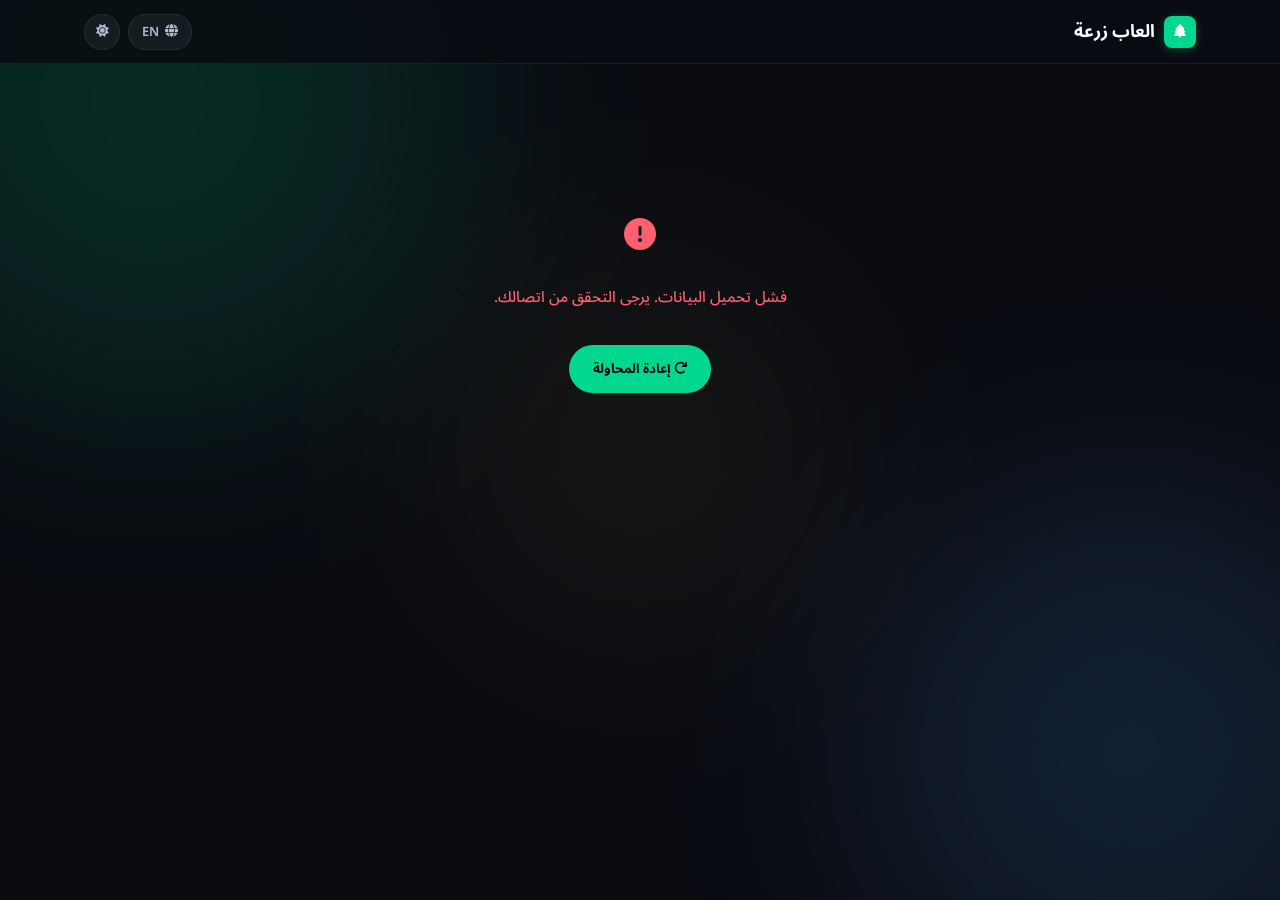
<file: index.html>
<!DOCTYPE html>
<html lang="ar" dir="rtl" data-theme="dark">
<head>
  <meta charset="UTF-8">
  <meta name="viewport" content="width=device-width, initial-scale=1.0">

  <!-- Anti-FOUC: apply stored theme/lang before first paint -->
  <script>!function(){var t=localStorage.getItem("theme")||"dark",l=localStorage.getItem("lang")||"ar";document.documentElement.dataset.theme=t;document.documentElement.lang=l;document.documentElement.dir=l==="ar"?"rtl":"ltr"}()</script>

  <!-- Primary SEO -->
  <title>زرعة - مجتمع الألعاب | ألعاب وتطبيقات أندرويد</title>
  <meta name="description" content="زرعة هو مجتمع ألعاب عربي يجمع اللاعبين، اكتشف ألعاب أندرويد جديدة وتجارب ممتعة.">
  <meta name="keywords" content="زرعة, مجتمع الألعاب, ألعاب أندرويد, العاب عربية, Android games, mobile games">
  <meta name="author" content="Zar3a Games">
  <meta name="robots" content="index, follow">
  <link rel="canonical" href="http://www.zar3agames.blog/">
  <meta name="theme-color" content="#00e5a0">
  <meta name="googlebot" content="index, follow, max-image-preview:large, max-snippet:-1">

  <!-- Open Graph -->
  <meta property="og:type" content="website">
  <meta property="og:title" content="زرعة - مجتمع الألعاب | ألعاب أندرويد">
  <meta property="og:description" content="اكتشف ألعاب أندرويد جديدة وانضم إلى مجتمع اللاعبين العرب.">
  <meta property="og:url" content="http://www.zar3agames.blog/">
  <meta property="og:image" content="https://play-lh.googleusercontent.com/pNow08B-tGLjTP5-t552vPSFDWVgnlCKg_xu9DVJ7JqqFkMPwho0TT_nPm5tYp3jNxM=w3840-h2160-rw">
  <meta property="og:image:width" content="1200">
  <meta property="og:image:height" content="630">
  <meta property="og:site_name" content="زرعة">

  <!-- Twitter -->
  <meta name="twitter:card" content="summary_large_image"> 
  <meta name="twitter:title" content="زرعة - مجتمع الألعاب">
  <meta name="twitter:description" content="مجتمع ألعاب عربي لاكتشاف أفضل ألعاب وتطبيقات أندرويد.">
  <meta name="twitter:image" content="https://play-lh.googleusercontent.com/pNow08B-tGLjTP5-t552vPSFDWVgnlCKg_xu9DVJ7JqqFkMPwho0TT_nPm5tYp3jNxM=w3840-h2160-rw">

  <!-- Favicon -->
  <link rel="icon" type="image/png" sizes="32x32" href="favicon.png">

  <!-- Performance -->
  <link rel="preconnect" href="https://fonts.googleapis.com">
  <link rel="preconnect" href="https://fonts.gstatic.com" crossorigin>

  <!-- Fonts -->
  <link href="https://fonts.googleapis.com/css2?family=Noto+Sans+Arabic:wght@300;400;500;600;700;800&family=Noto+Sans:wght@300;400;500;600;700;800&display=swap" rel="stylesheet">

  <!-- Icons (FA 6.5) -->
  <link rel="stylesheet" href="https://cdnjs.cloudflare.com/ajax/libs/font-awesome/6.5.0/css/all.min.css">

  <!-- Styles -->
  <link rel="stylesheet" href="styles.css">

  <!-- Schema.org -->
  <script type="application/ld+json">
  {"@context":"https://schema.org","@type":"WebSite","name":"زرعة","url":"http://www.zar3agames.blog/","author":{"@type":"Organization","name":"Zar3a Games"}}
  </script>
</head>
<body>

  <!-- Ambient decoration -->
  <div class="bg-ambient" aria-hidden="true">
    <div class="orb orb-1"></div>
    <div class="orb orb-2"></div>
    <div class="orb orb-3"></div>
  </div>

  <!-- Top bar -->
  <header class="topbar">
    <div class="topbar-inner">

      <a href="#" class="brand">
        <div class="brand-icon"><i class="fa-solid fa-tree"></i></div>
        <span id="brandName"></span>
      </a>

      <div class="topbar-end">
        <nav class="topbar-nav" id="topbarNav"></nav>
        <div class="topbar-controls">
          <button class="ctrl-btn" id="langToggle" aria-label="Switch language">
            <i class="fas fa-globe"></i>
            <span id="langLabel"></span>
          </button>
          <button class="ctrl-btn" id="themeToggle" aria-label="Toggle theme">
            <i id="themeIcon" class="fas fa-moon"></i>
          </button>
        </div>
      </div>

    </div>
  </header>

  <!-- Main content -->
  <main class="portfolio" id="portfolioContainer"></main>

  <!-- Footer -->
  <footer class="footer" id="portfolioFooter" style="display: none;"></footer>

  <!-- Modal -->
  <div class="modal-overlay" id="modalOverlay" role="dialog" aria-modal="true">
    <div class="modal">
      <button class="modal-close" id="modalClose" aria-label="Close">
        <i class="fas fa-xmark"></i>
      </button>
      <div class="modal-body" id="modalBody"></div>
    </div>
  </div>

  <script src="script.js"></script>
</body>
</html>
</file>
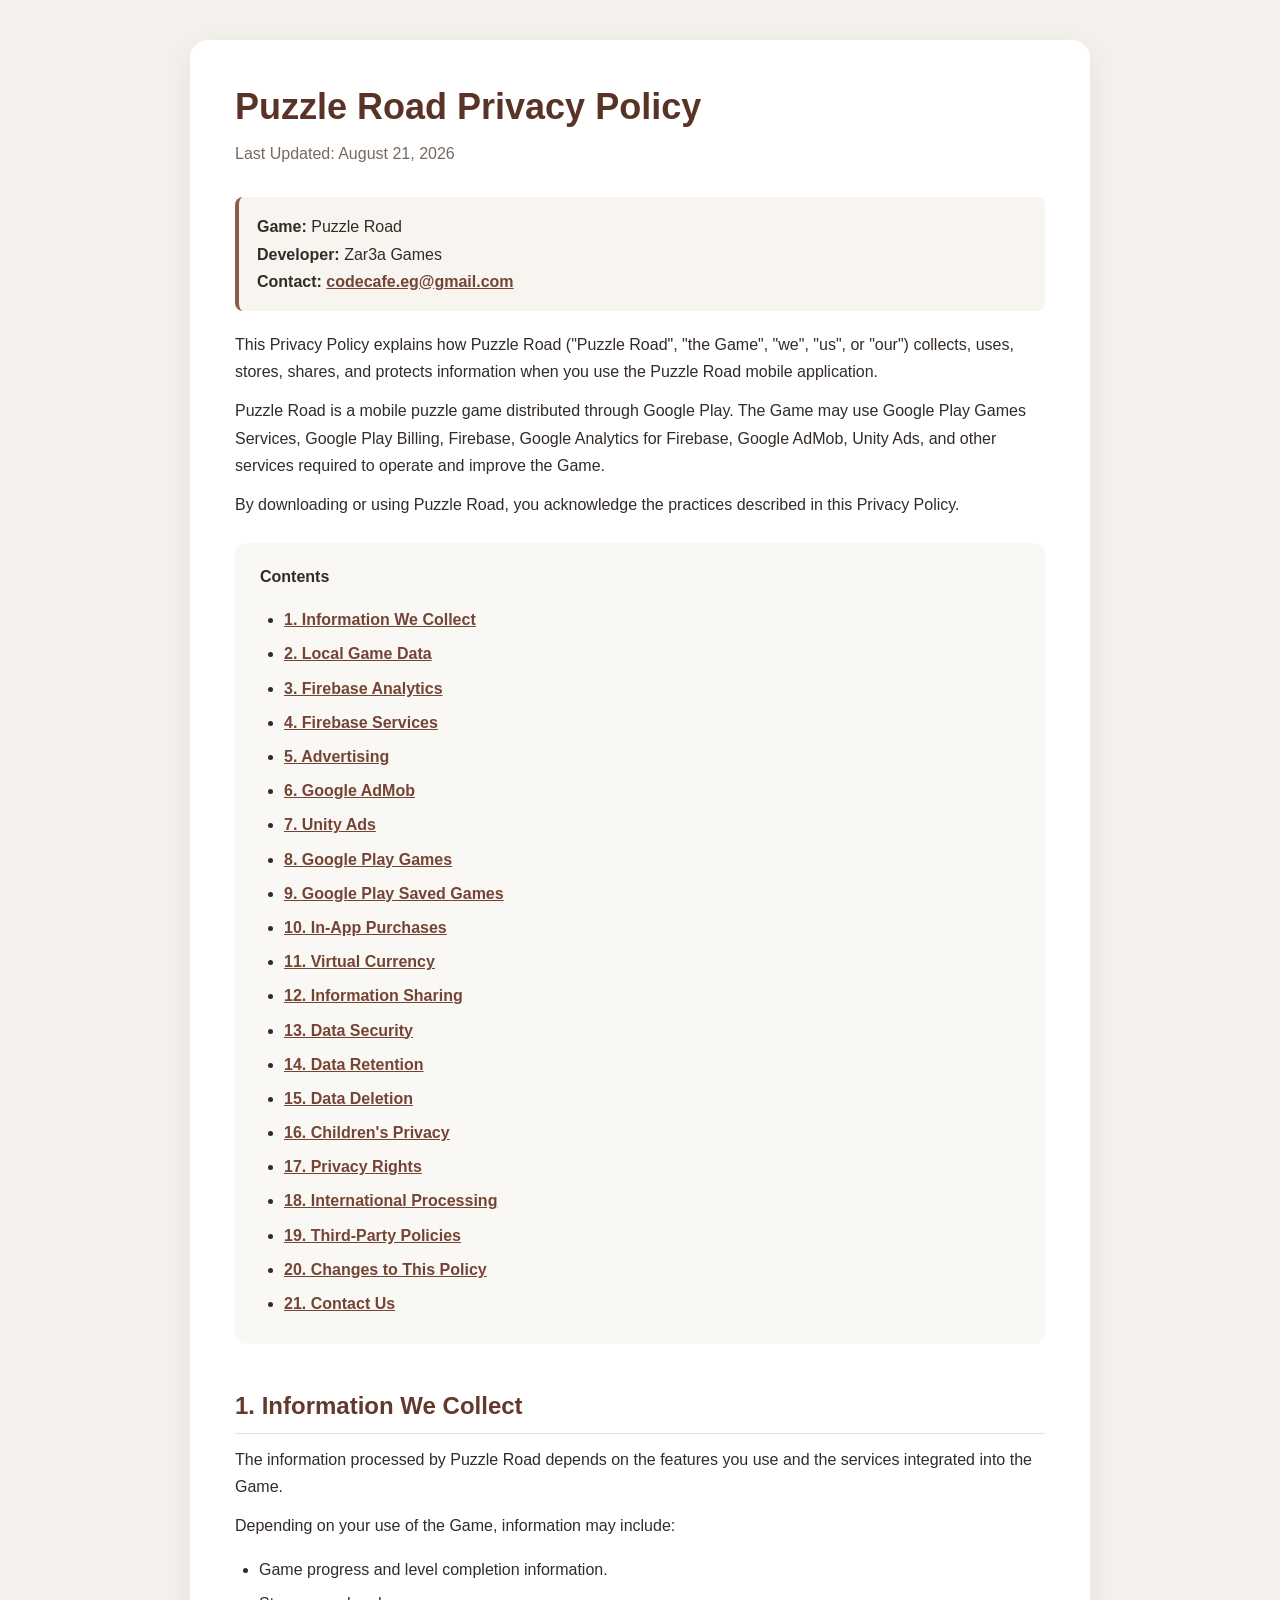
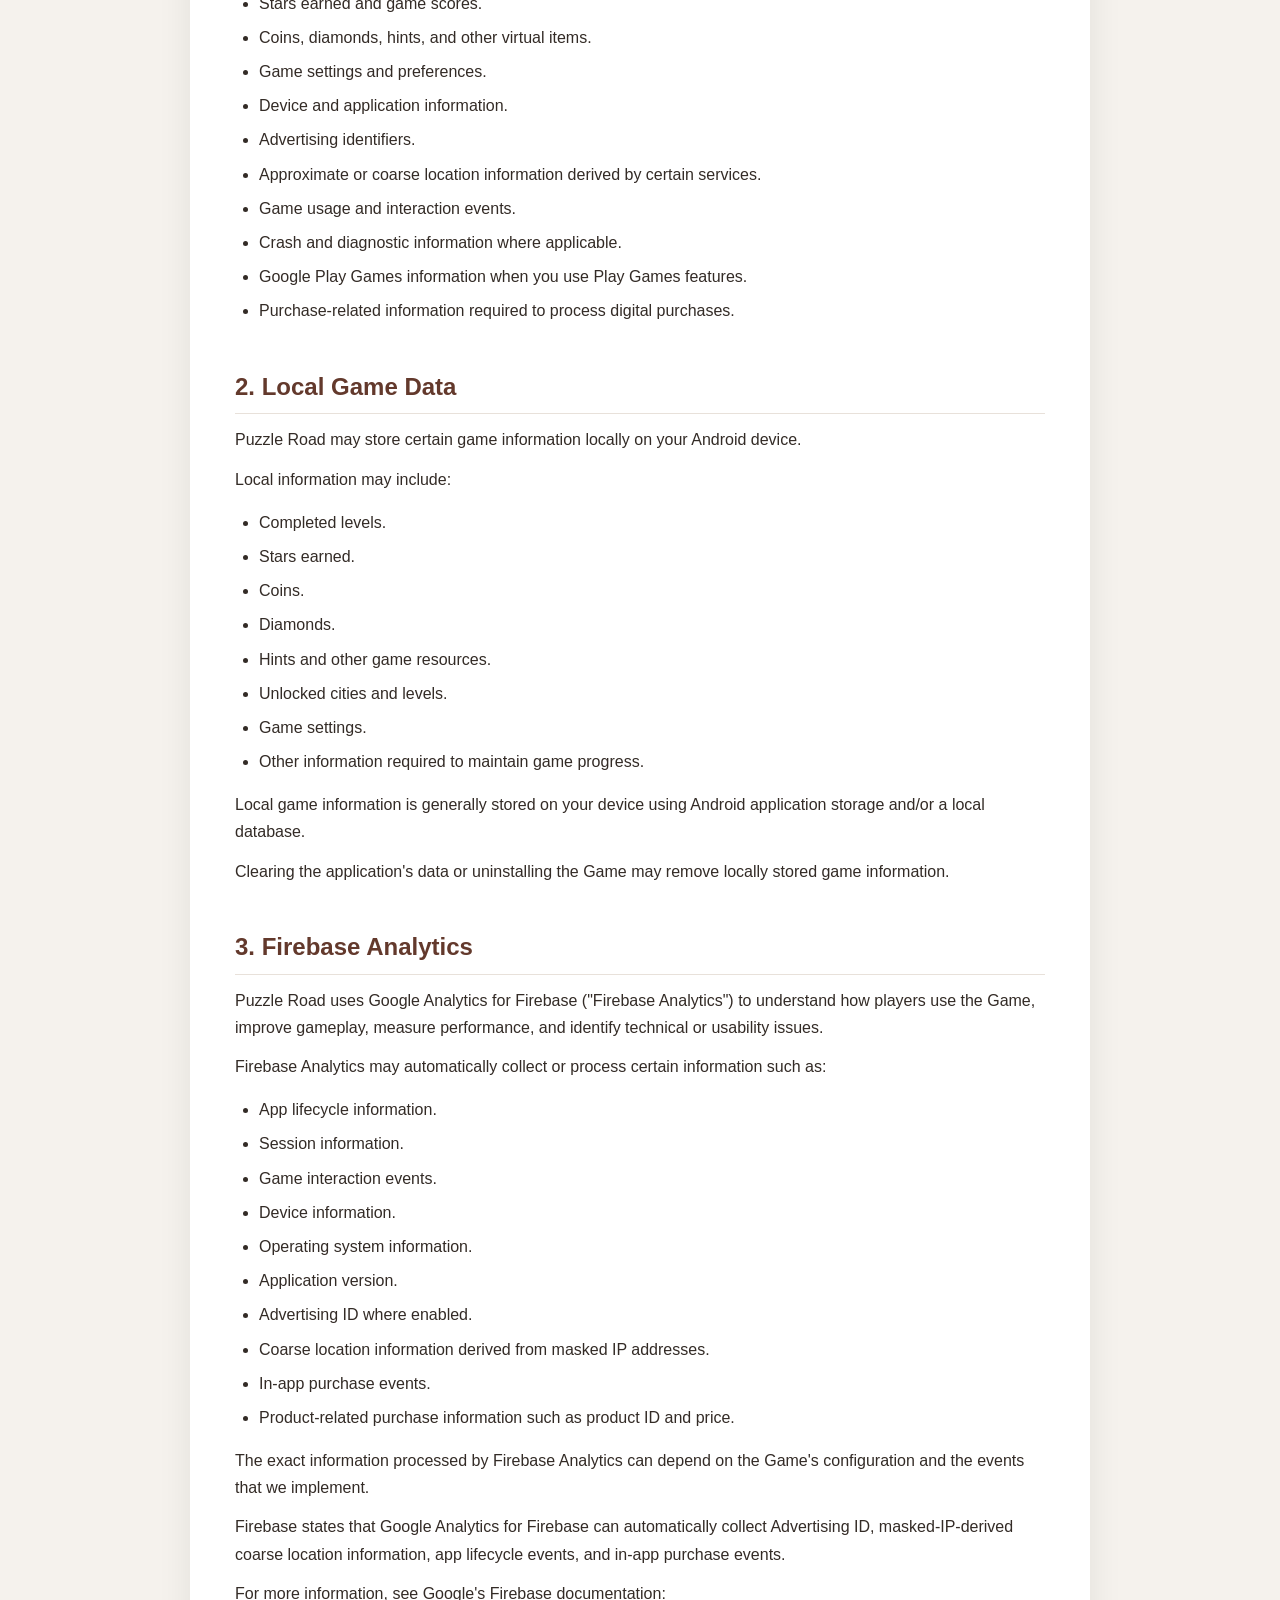
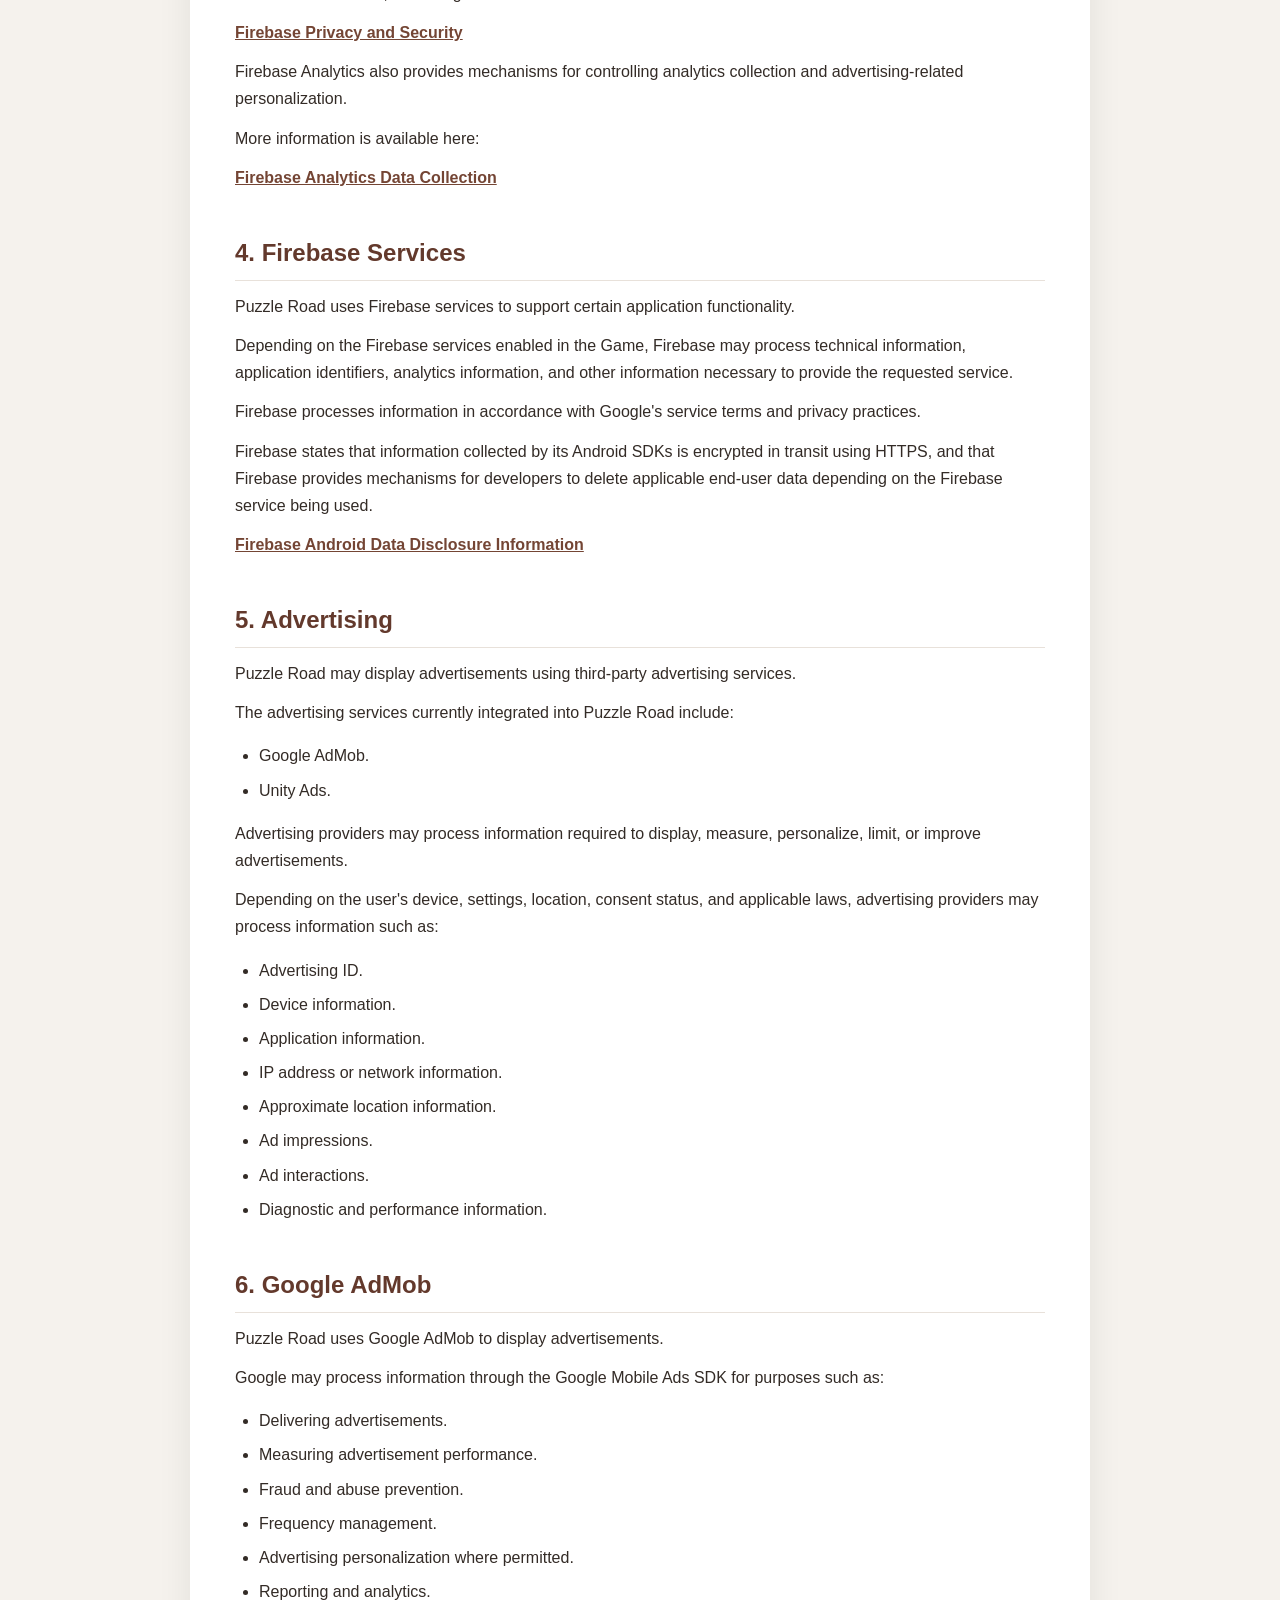
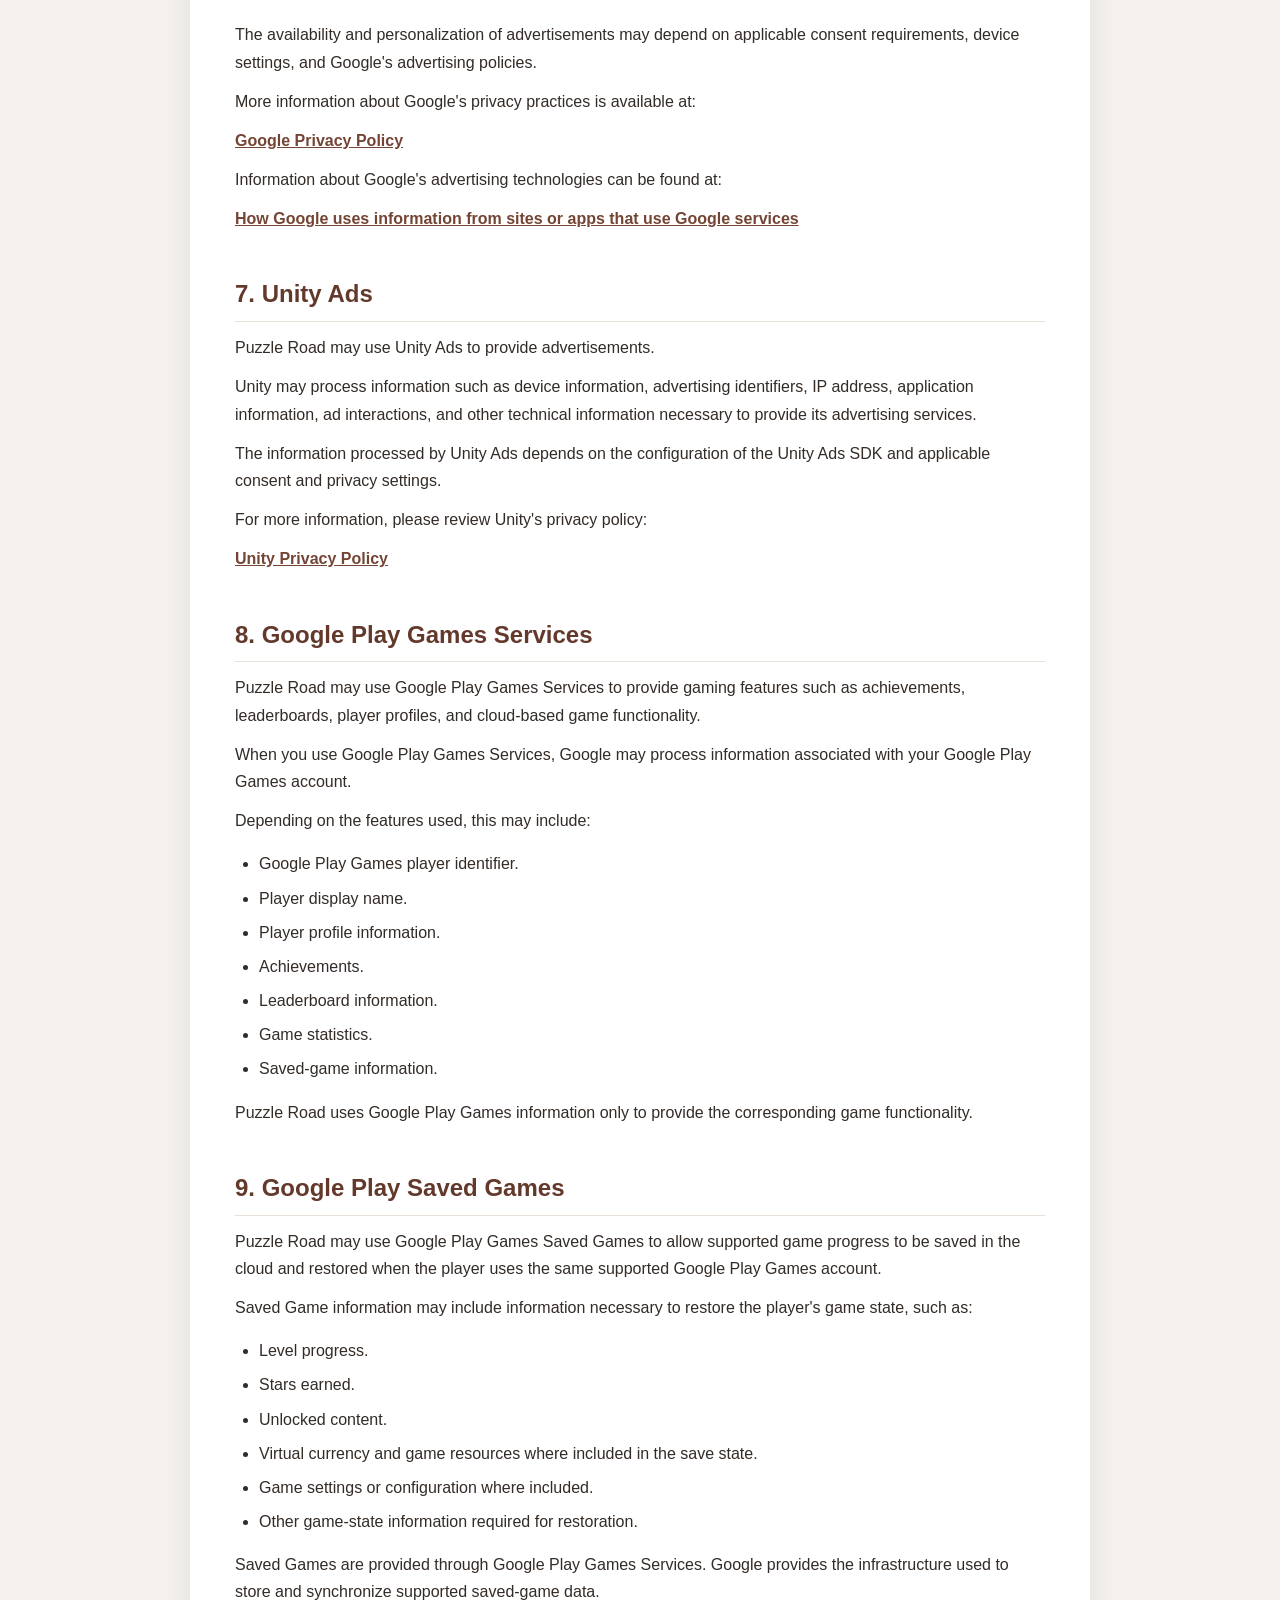
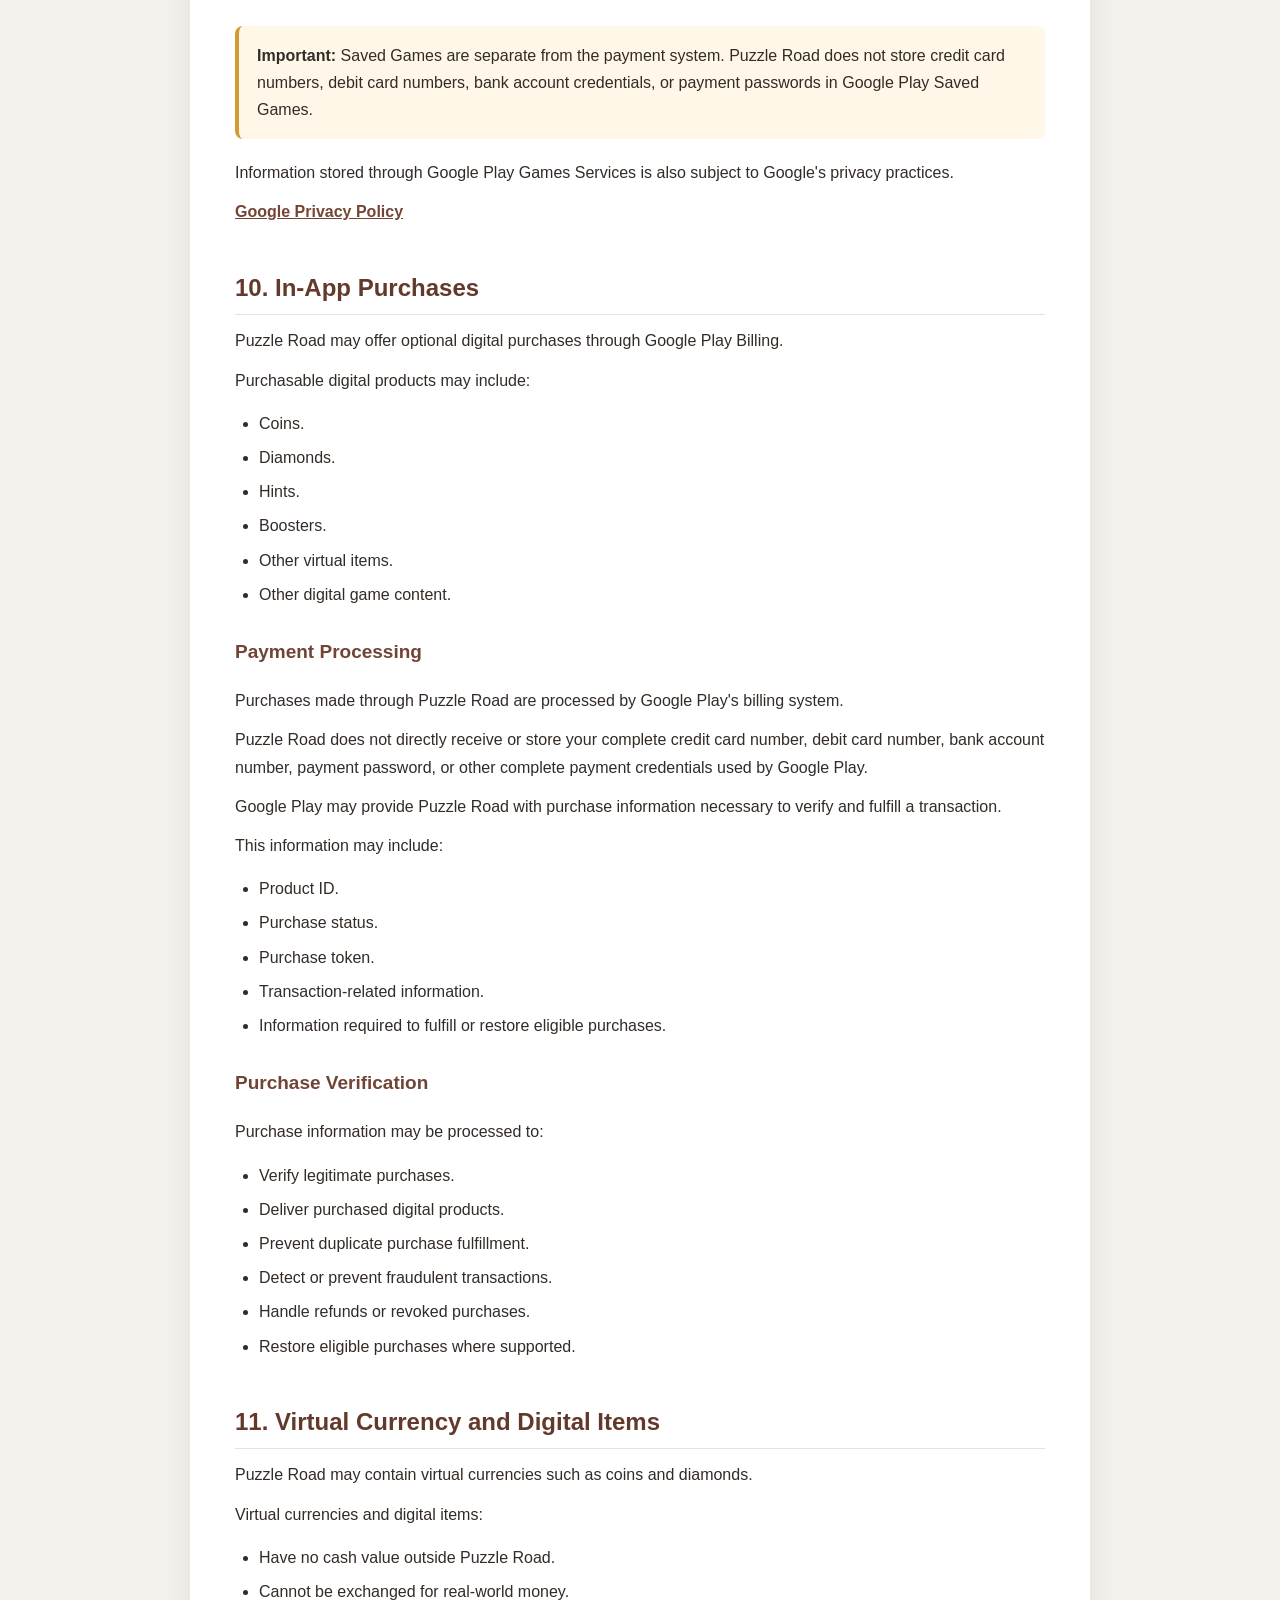
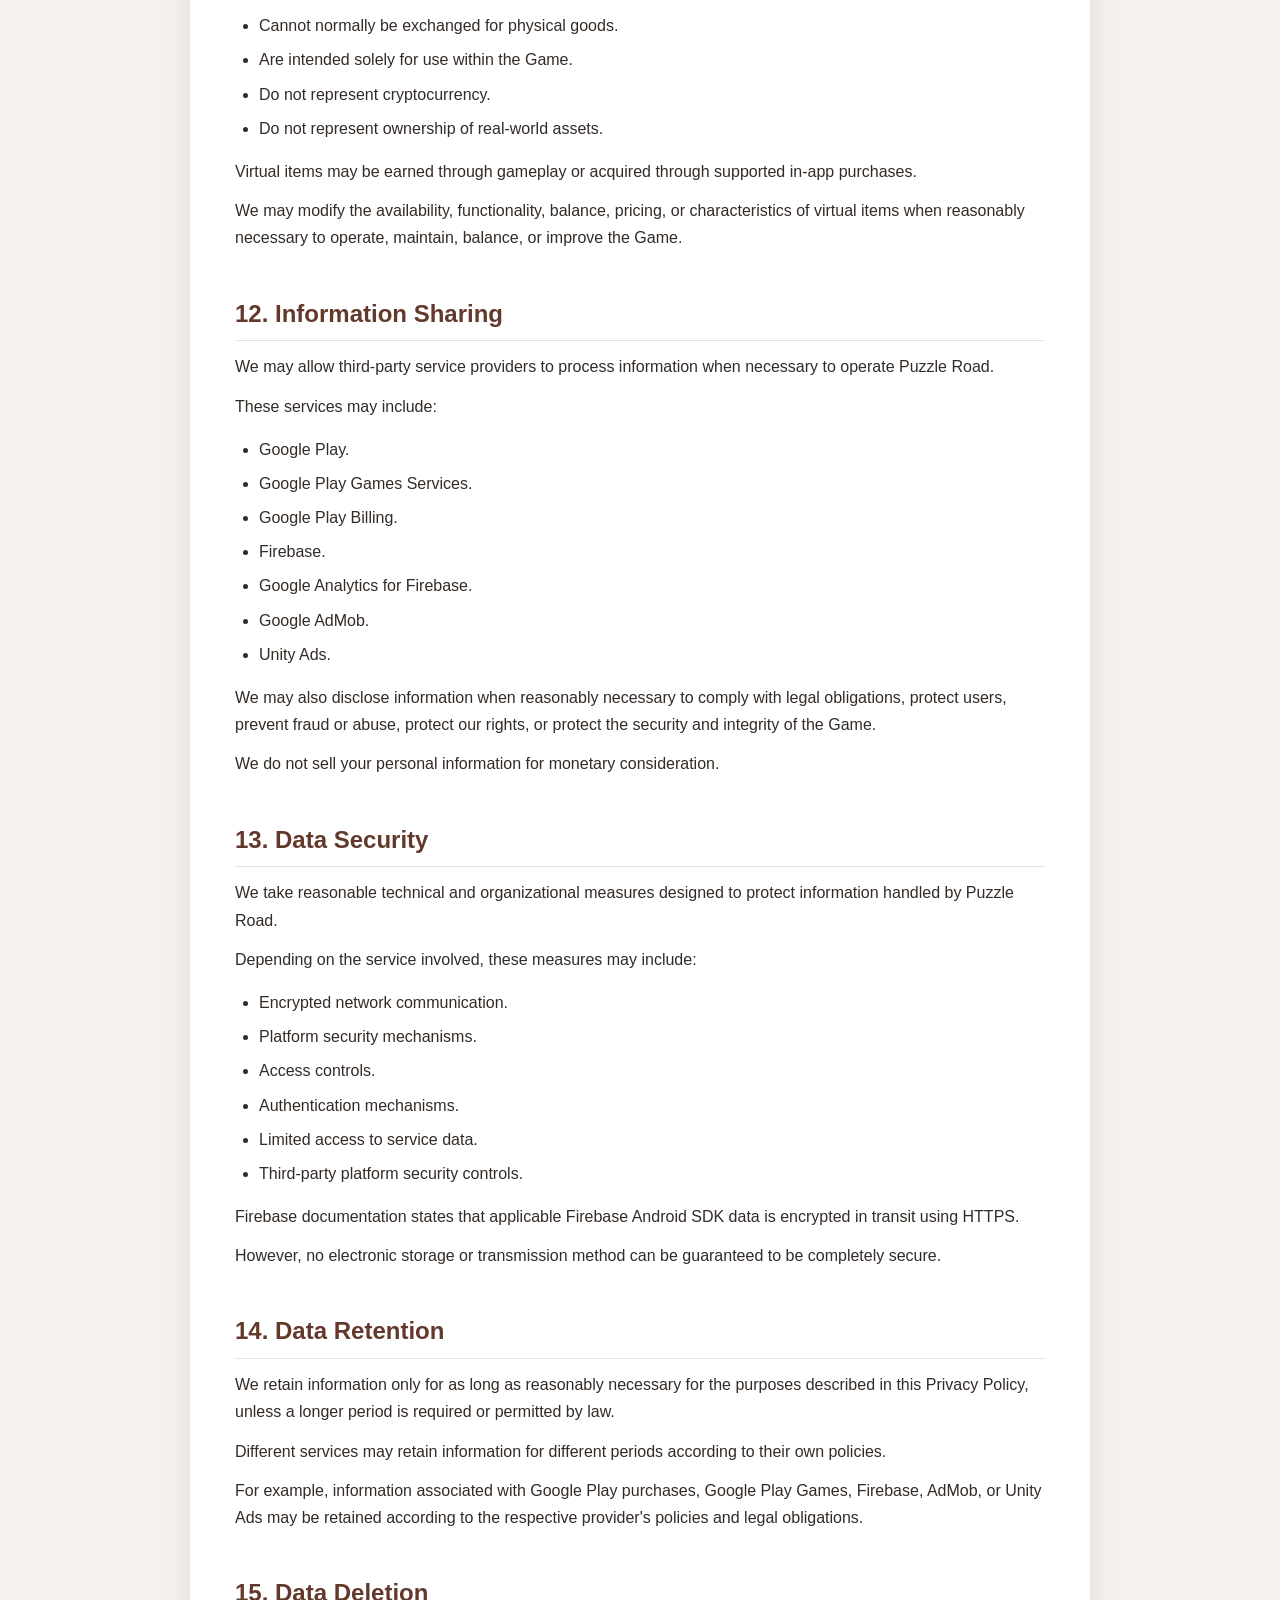
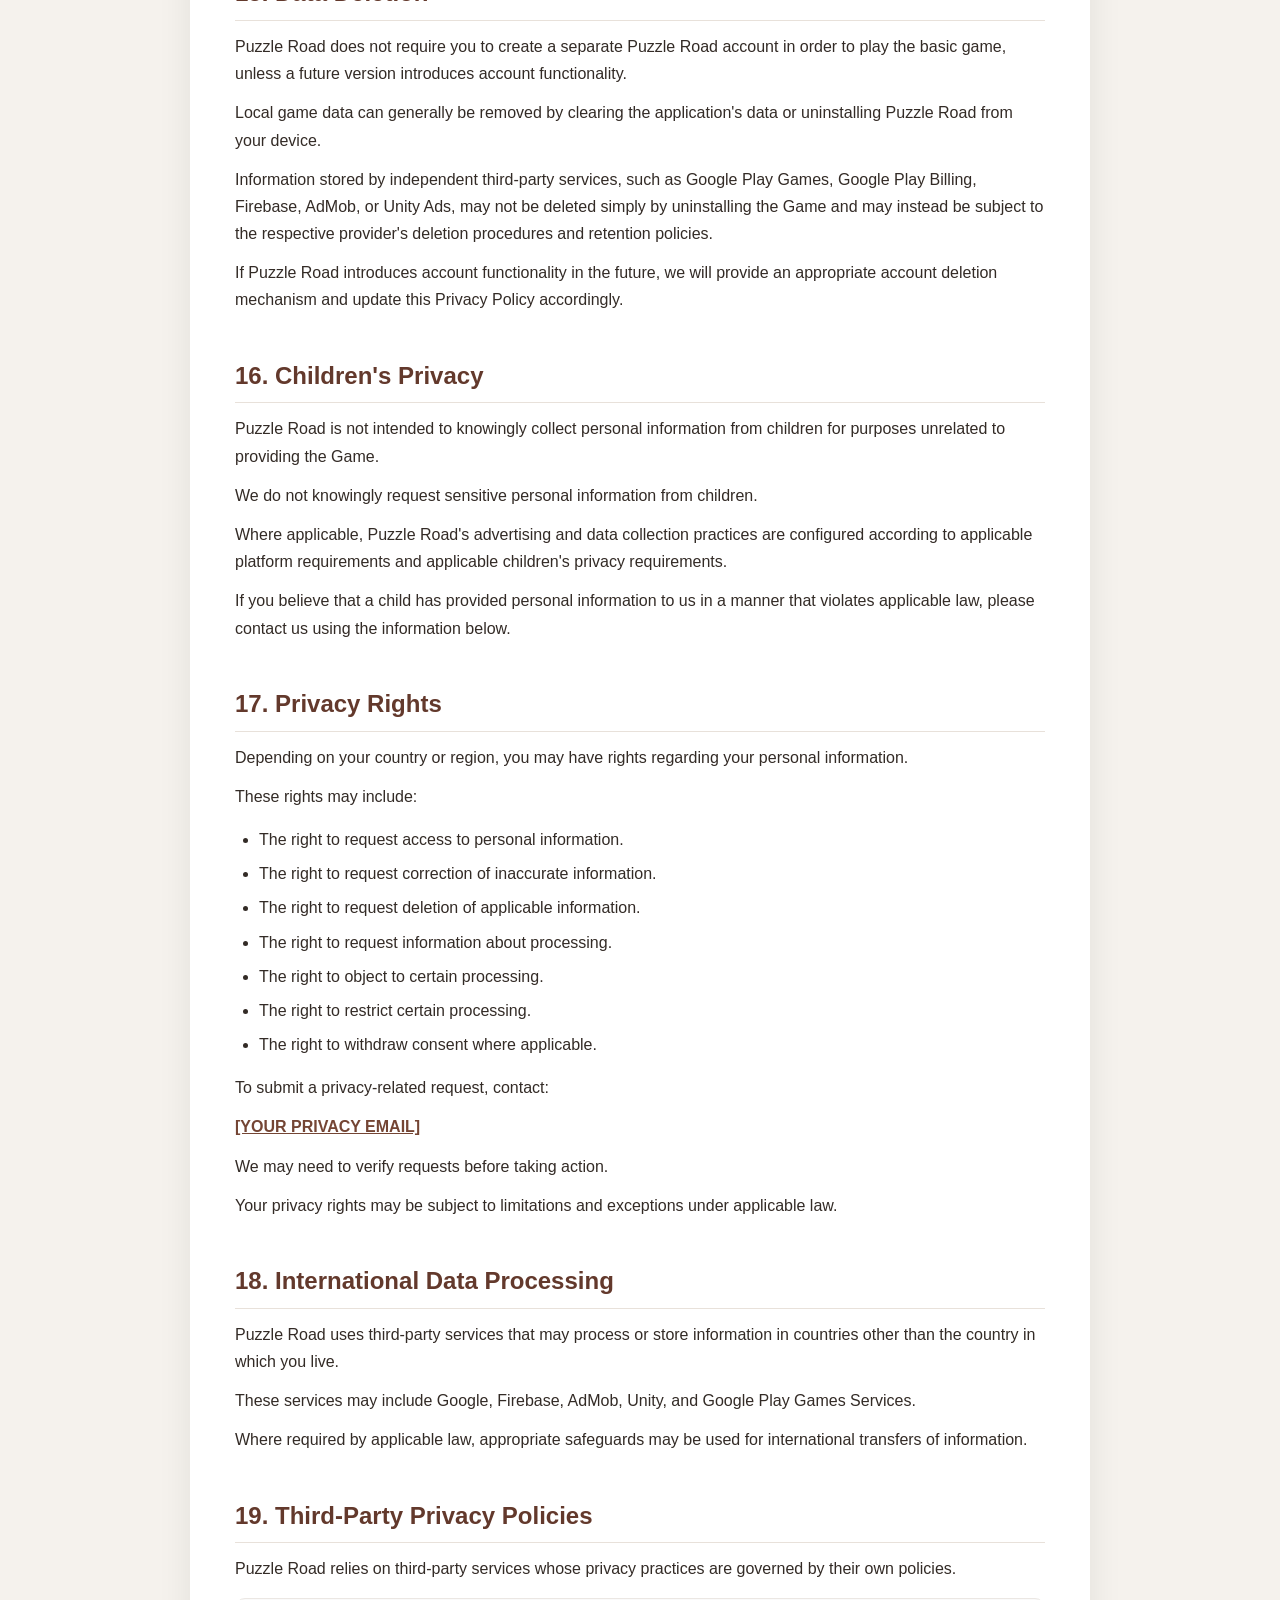
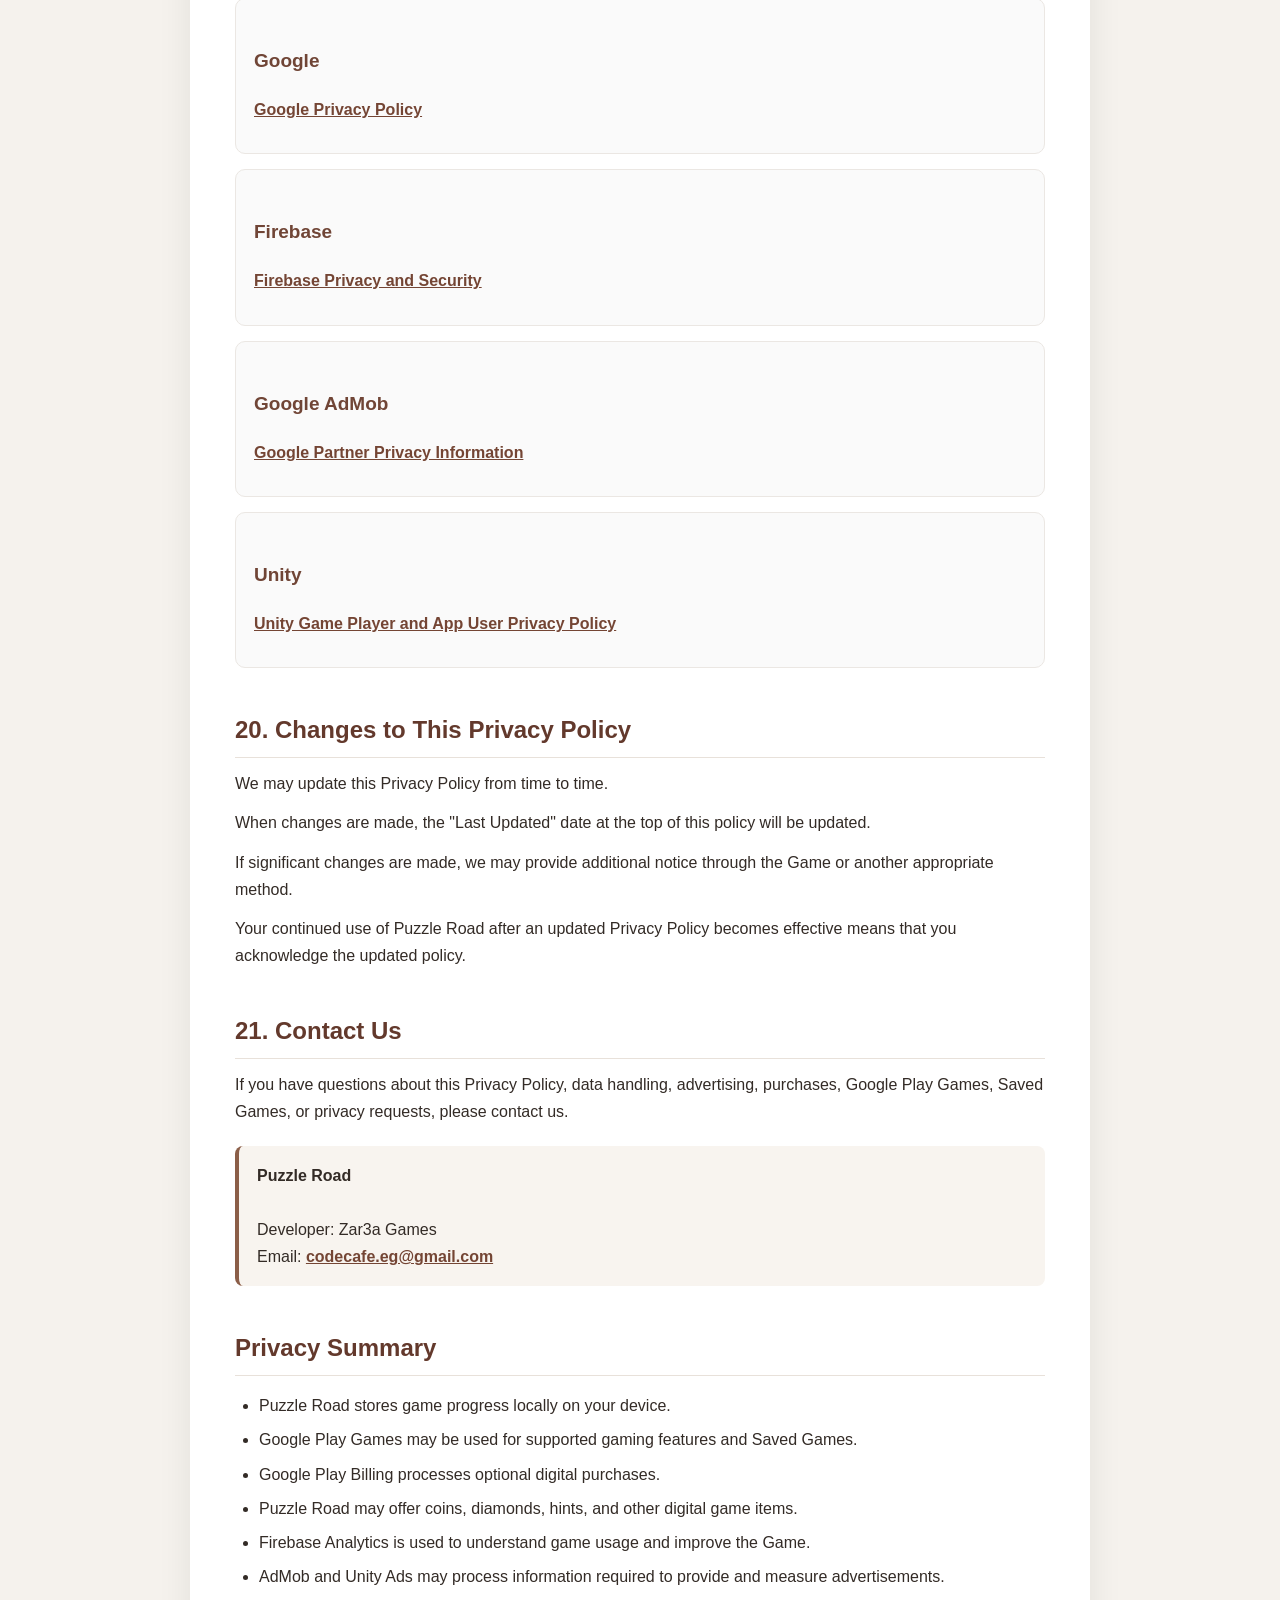
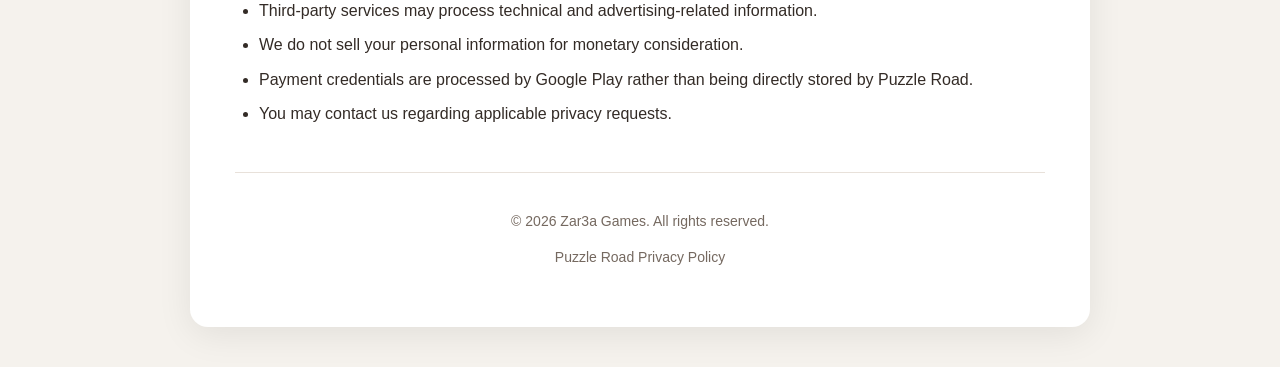
<file: privacy_policy.html>
<!DOCTYPE html>
<html lang="en">
<head>
    <meta charset="UTF-8">

    <meta name="viewport"
          content="width=device-width, initial-scale=1.0">

    <meta name="description"
          content="Privacy Policy for Puzzle Road mobile game.">

    <meta name="robots" content="index, follow">

    <title>Puzzle Road - Privacy Policy</title>

    <style>
        * {
            box-sizing: border-box;
        }

        html {
            scroll-behavior: smooth;
        }

        body {
            margin: 0;
            padding: 0;
            background: #f5f2ed;
            color: #332b26;
            font-family:
                -apple-system,
                BlinkMacSystemFont,
                "Segoe UI",
                Roboto,
                Arial,
                sans-serif;
            line-height: 1.7;
        }

        .container {
            width: min(900px, calc(100% - 32px));
            margin: 40px auto;
        }

        .policy {
            background: #ffffff;
            border-radius: 18px;
            padding: 45px;
            box-shadow: 0 8px 35px rgba(0, 0, 0, 0.08);
        }

        h1 {
            margin-top: 0;
            margin-bottom: 8px;
            color: #5a3327;
            font-size: 36px;
            line-height: 1.2;
        }

        h2 {
            margin-top: 42px;
            margin-bottom: 12px;
            padding-bottom: 6px;
            border-bottom: 1px solid #e8e1da;
            color: #63392c;
            font-size: 24px;
        }

        h3 {
            margin-top: 28px;
            color: #704536;
            font-size: 19px;
        }

        p {
            margin: 12px 0;
        }

        ul {
            padding-left: 24px;
        }

        li {
            margin: 7px 0;
        }

        .subtitle {
            color: #756960;
            margin-bottom: 30px;
        }

        .info-box {
            background: #f8f4ef;
            border-left: 4px solid #8b5e48;
            border-radius: 8px;
            padding: 16px 18px;
            margin: 20px 0;
        }

        .important {
            background: #fff8e8;
            border-left: 4px solid #d19a35;
            border-radius: 8px;
            padding: 16px 18px;
            margin: 20px 0;
        }

        .service {
            background: #fafafa;
            border: 1px solid #ebe7e3;
            border-radius: 10px;
            padding: 18px;
            margin: 15px 0;
        }

        a {
            color: #744534;
            font-weight: 600;
        }

        .footer {
            margin-top: 45px;
            padding-top: 25px;
            border-top: 1px solid #e8e1da;
            color: #756960;
            font-size: 14px;
            text-align: center;
        }

        .toc {
            background: #faf8f5;
            border-radius: 12px;
            padding: 20px 25px;
            margin: 25px 0;
        }

        .toc ul {
            margin-bottom: 0;
        }

        @media (max-width: 650px) {
            .container {
                width: calc(100% - 18px);
                margin: 10px auto;
            }

            .policy {
                padding: 25px 20px;
                border-radius: 12px;
            }

            h1 {
                font-size: 30px;
            }

            h2 {
                font-size: 22px;
            }
        }
    </style>
</head>

<body>

<div class="container">

    <main class="policy">

        <h1>Puzzle Road Privacy Policy</h1>

        <p class="subtitle">
            Last Updated: August 21, 2026
        </p>

        <div class="info-box">
            <strong>Game:</strong> Puzzle Road<br>
            <strong>Developer:</strong> Zar3a Games<br>
            <strong>Contact:</strong>
            <a href="mailto:codecafe.eg@gmail.com">
                codecafe.eg@gmail.com
            </a>
        </div>

        <p>
            This Privacy Policy explains how Puzzle Road ("Puzzle Road",
            "the Game", "we", "us", or "our") collects, uses, stores,
            shares, and protects information when you use the Puzzle Road
            mobile application.
        </p>

        <p>
            Puzzle Road is a mobile puzzle game distributed through
            Google Play. The Game may use Google Play Games Services,
            Google Play Billing, Firebase, Google Analytics for Firebase,
            Google AdMob, Unity Ads, and other services required to
            operate and improve the Game.
        </p>

        <p>
            By downloading or using Puzzle Road, you acknowledge the
            practices described in this Privacy Policy.
        </p>


        <!-- TABLE OF CONTENTS -->

        <div class="toc">
            <strong>Contents</strong>

            <ul>
                <li><a href="#information">1. Information We Collect</a></li>
                <li><a href="#local-data">2. Local Game Data</a></li>
                <li><a href="#analytics">3. Firebase Analytics</a></li>
                <li><a href="#firebase">4. Firebase Services</a></li>
                <li><a href="#ads">5. Advertising</a></li>
                <li><a href="#admob">6. Google AdMob</a></li>
                <li><a href="#unity-ads">7. Unity Ads</a></li>
                <li><a href="#play-games">8. Google Play Games</a></li>
                <li><a href="#saved-games">9. Google Play Saved Games</a></li>
                <li><a href="#purchases">10. In-App Purchases</a></li>
                <li><a href="#virtual-items">11. Virtual Currency</a></li>
                <li><a href="#sharing">12. Information Sharing</a></li>
                <li><a href="#security">13. Data Security</a></li>
                <li><a href="#retention">14. Data Retention</a></li>
                <li><a href="#deletion">15. Data Deletion</a></li>
                <li><a href="#children">16. Children's Privacy</a></li>
                <li><a href="#rights">17. Privacy Rights</a></li>
                <li><a href="#international">18. International Processing</a></li>
                <li><a href="#third-party">19. Third-Party Policies</a></li>
                <li><a href="#changes">20. Changes to This Policy</a></li>
                <li><a href="#contact">21. Contact Us</a></li>
            </ul>
        </div>


        <!-- 1 -->

        <h2 id="information">
            1. Information We Collect
        </h2>

        <p>
            The information processed by Puzzle Road depends on the
            features you use and the services integrated into the Game.
        </p>

        <p>
            Depending on your use of the Game, information may include:
        </p>

        <ul>
            <li>Game progress and level completion information.</li>
            <li>Stars earned and game scores.</li>
            <li>Coins, diamonds, hints, and other virtual items.</li>
            <li>Game settings and preferences.</li>
            <li>Device and application information.</li>
            <li>Advertising identifiers.</li>
            <li>Approximate or coarse location information derived by certain services.</li>
            <li>Game usage and interaction events.</li>
            <li>Crash and diagnostic information where applicable.</li>
            <li>Google Play Games information when you use Play Games features.</li>
            <li>Purchase-related information required to process digital purchases.</li>
        </ul>


        <!-- 2 -->

        <h2 id="local-data">
            2. Local Game Data
        </h2>

        <p>
            Puzzle Road may store certain game information locally on
            your Android device.
        </p>

        <p>
            Local information may include:
        </p>

        <ul>
            <li>Completed levels.</li>
            <li>Stars earned.</li>
            <li>Coins.</li>
            <li>Diamonds.</li>
            <li>Hints and other game resources.</li>
            <li>Unlocked cities and levels.</li>
            <li>Game settings.</li>
            <li>Other information required to maintain game progress.</li>
        </ul>

        <p>
            Local game information is generally stored on your device
            using Android application storage and/or a local database.
        </p>

        <p>
            Clearing the application's data or uninstalling the Game
            may remove locally stored game information.
        </p>


        <!-- 3 -->

        <h2 id="analytics">
            3. Firebase Analytics
        </h2>

        <p>
            Puzzle Road uses Google Analytics for Firebase
            ("Firebase Analytics") to understand how players use the
            Game, improve gameplay, measure performance, and identify
            technical or usability issues.
        </p>

        <p>
            Firebase Analytics may automatically collect or process
            certain information such as:
        </p>

        <ul>
            <li>App lifecycle information.</li>
            <li>Session information.</li>
            <li>Game interaction events.</li>
            <li>Device information.</li>
            <li>Operating system information.</li>
            <li>Application version.</li>
            <li>Advertising ID where enabled.</li>
            <li>Coarse location information derived from masked IP addresses.</li>
            <li>In-app purchase events.</li>
            <li>Product-related purchase information such as product ID and price.</li>
        </ul>

        <p>
            The exact information processed by Firebase Analytics can
            depend on the Game's configuration and the events that we
            implement.
        </p>

        <p>
            Firebase states that Google Analytics for Firebase can
            automatically collect Advertising ID, masked-IP-derived
            coarse location information, app lifecycle events, and
            in-app purchase events. 
        </p>

        <p>
            For more information, see Google's Firebase documentation:
        </p>

        <p>
            <a href="https://firebase.google.com/support/privacy"
               target="_blank"
               rel="noopener noreferrer">
                Firebase Privacy and Security
            </a>
        </p>

        <p>
            Firebase Analytics also provides mechanisms for controlling
            analytics collection and advertising-related personalization.
        </p>

        <p>
            More information is available here:
        </p>

        <p>
            <a href="https://firebase.google.com/docs/analytics/android/configure-data-collection"
               target="_blank"
               rel="noopener noreferrer">
                Firebase Analytics Data Collection
            </a>
        </p>


        <!-- 4 -->

        <h2 id="firebase">
            4. Firebase Services
        </h2>

        <p>
            Puzzle Road uses Firebase services to support certain
            application functionality.
        </p>

        <p>
            Depending on the Firebase services enabled in the Game,
            Firebase may process technical information, application
            identifiers, analytics information, and other information
            necessary to provide the requested service.
        </p>

        <p>
            Firebase processes information in accordance with Google's
            service terms and privacy practices.
        </p>

        <p>
            Firebase states that information collected by its Android
            SDKs is encrypted in transit using HTTPS, and that Firebase
            provides mechanisms for developers to delete applicable
            end-user data depending on the Firebase service being used.
        </p>

        <p>
            <a href="https://firebase.google.com/docs/android/play-data-disclosure"
               target="_blank"
               rel="noopener noreferrer">
                Firebase Android Data Disclosure Information
            </a>
        </p>


        <!-- 5 -->

        <h2 id="ads">
            5. Advertising
        </h2>

        <p>
            Puzzle Road may display advertisements using third-party
            advertising services.
        </p>

        <p>
            The advertising services currently integrated into Puzzle
            Road include:
        </p>

        <ul>
            <li>Google AdMob.</li>
            <li>Unity Ads.</li>
        </ul>

        <p>
            Advertising providers may process information required to
            display, measure, personalize, limit, or improve
            advertisements.
        </p>

        <p>
            Depending on the user's device, settings, location,
            consent status, and applicable laws, advertising providers
            may process information such as:
        </p>

        <ul>
            <li>Advertising ID.</li>
            <li>Device information.</li>
            <li>Application information.</li>
            <li>IP address or network information.</li>
            <li>Approximate location information.</li>
            <li>Ad impressions.</li>
            <li>Ad interactions.</li>
            <li>Diagnostic and performance information.</li>
        </ul>


        <!-- 6 -->

        <h2 id="admob">
            6. Google AdMob
        </h2>

        <p>
            Puzzle Road uses Google AdMob to display advertisements.
        </p>

        <p>
            Google may process information through the Google Mobile
            Ads SDK for purposes such as:
        </p>

        <ul>
            <li>Delivering advertisements.</li>
            <li>Measuring advertisement performance.</li>
            <li>Fraud and abuse prevention.</li>
            <li>Frequency management.</li>
            <li>Advertising personalization where permitted.</li>
            <li>Reporting and analytics.</li>
        </ul>

        <p>
            The availability and personalization of advertisements may
            depend on applicable consent requirements, device settings,
            and Google's advertising policies.
        </p>

        <p>
            More information about Google's privacy practices is
            available at:
        </p>

        <p>
            <a href="https://policies.google.com/privacy"
               target="_blank"
               rel="noopener noreferrer">
                Google Privacy Policy
            </a>
        </p>

        <p>
            Information about Google's advertising technologies can be
            found at:
        </p>

        <p>
            <a href="https://policies.google.com/technologies/partner-sites"
               target="_blank"
               rel="noopener noreferrer">
                How Google uses information from sites or apps that use
                Google services
            </a>
        </p>


        <!-- 7 -->

        <h2 id="unity-ads">
            7. Unity Ads
        </h2>

        <p>
            Puzzle Road may use Unity Ads to provide advertisements.
        </p>

        <p>
            Unity may process information such as device information,
            advertising identifiers, IP address, application
            information, ad interactions, and other technical
            information necessary to provide its advertising services.
        </p>

        <p>
            The information processed by Unity Ads depends on the
            configuration of the Unity Ads SDK and applicable consent
            and privacy settings.
        </p>

        <p>
            For more information, please review Unity's privacy policy:
        </p>

        <p>
            <a href="https://unity.com/legal/game-player-and-app-user-privacy-policy"
               target="_blank"
               rel="noopener noreferrer">
                Unity Privacy Policy
            </a>
        </p>


        <!-- 8 -->

        <h2 id="play-games">
            8. Google Play Games Services
        </h2>

        <p>
            Puzzle Road may use Google Play Games Services to provide
            gaming features such as achievements, leaderboards, player
            profiles, and cloud-based game functionality.
        </p>

        <p>
            When you use Google Play Games Services, Google may process
            information associated with your Google Play Games account.
        </p>

        <p>
            Depending on the features used, this may include:
        </p>

        <ul>
            <li>Google Play Games player identifier.</li>
            <li>Player display name.</li>
            <li>Player profile information.</li>
            <li>Achievements.</li>
            <li>Leaderboard information.</li>
            <li>Game statistics.</li>
            <li>Saved-game information.</li>
        </ul>

        <p>
            Puzzle Road uses Google Play Games information only to
            provide the corresponding game functionality.
        </p>


        <!-- 9 -->

        <h2 id="saved-games">
            9. Google Play Saved Games
        </h2>

        <p>
            Puzzle Road may use Google Play Games Saved Games to allow
            supported game progress to be saved in the cloud and
            restored when the player uses the same supported Google Play
            Games account.
        </p>

        <p>
            Saved Game information may include information necessary to
            restore the player's game state, such as:
        </p>

        <ul>
            <li>Level progress.</li>
            <li>Stars earned.</li>
            <li>Unlocked content.</li>
            <li>Virtual currency and game resources where included in the save state.</li>
            <li>Game settings or configuration where included.</li>
            <li>Other game-state information required for restoration.</li>
        </ul>

        <p>
            Saved Games are provided through Google Play Games Services.
            Google provides the infrastructure used to store and
            synchronize supported saved-game data.
        </p>

        <div class="important">
            <strong>Important:</strong>
            Saved Games are separate from the payment system.
            Puzzle Road does not store credit card numbers, debit card
            numbers, bank account credentials, or payment passwords in
            Google Play Saved Games.
        </div>

        <p>
            Information stored through Google Play Games Services is
            also subject to Google's privacy practices.
        </p>

        <p>
            <a href="https://policies.google.com/privacy"
               target="_blank"
               rel="noopener noreferrer">
                Google Privacy Policy
            </a>
        </p>


        <!-- 10 -->

        <h2 id="purchases">
            10. In-App Purchases
        </h2>

        <p>
            Puzzle Road may offer optional digital purchases through
            Google Play Billing.
        </p>

        <p>
            Purchasable digital products may include:
        </p>

        <ul>
            <li>Coins.</li>
            <li>Diamonds.</li>
            <li>Hints.</li>
            <li>Boosters.</li>
            <li>Other virtual items.</li>
            <li>Other digital game content.</li>
        </ul>

        <h3>Payment Processing</h3>

        <p>
            Purchases made through Puzzle Road are processed by Google
            Play's billing system.
        </p>

        <p>
            Puzzle Road does not directly receive or store your complete
            credit card number, debit card number, bank account number,
            payment password, or other complete payment credentials
            used by Google Play.
        </p>

        <p>
            Google Play may provide Puzzle Road with purchase information
            necessary to verify and fulfill a transaction.
        </p>

        <p>
            This information may include:
        </p>

        <ul>
            <li>Product ID.</li>
            <li>Purchase status.</li>
            <li>Purchase token.</li>
            <li>Transaction-related information.</li>
            <li>Information required to fulfill or restore eligible purchases.</li>
        </ul>

        <h3>Purchase Verification</h3>

        <p>
            Purchase information may be processed to:
        </p>

        <ul>
            <li>Verify legitimate purchases.</li>
            <li>Deliver purchased digital products.</li>
            <li>Prevent duplicate purchase fulfillment.</li>
            <li>Detect or prevent fraudulent transactions.</li>
            <li>Handle refunds or revoked purchases.</li>
            <li>Restore eligible purchases where supported.</li>
        </ul>


        <!-- 11 -->

        <h2 id="virtual-items">
            11. Virtual Currency and Digital Items
        </h2>

        <p>
            Puzzle Road may contain virtual currencies such as coins and
            diamonds.
        </p>

        <p>
            Virtual currencies and digital items:
        </p>

        <ul>
            <li>Have no cash value outside Puzzle Road.</li>
            <li>Cannot be exchanged for real-world money.</li>
            <li>Cannot normally be exchanged for physical goods.</li>
            <li>Are intended solely for use within the Game.</li>
            <li>Do not represent cryptocurrency.</li>
            <li>Do not represent ownership of real-world assets.</li>
        </ul>

        <p>
            Virtual items may be earned through gameplay or acquired
            through supported in-app purchases.
        </p>

        <p>
            We may modify the availability, functionality, balance,
            pricing, or characteristics of virtual items when reasonably
            necessary to operate, maintain, balance, or improve the Game.
        </p>


        <!-- 12 -->

        <h2 id="sharing">
            12. Information Sharing
        </h2>

        <p>
            We may allow third-party service providers to process
            information when necessary to operate Puzzle Road.
        </p>

        <p>
            These services may include:
        </p>

        <ul>
            <li>Google Play.</li>
            <li>Google Play Games Services.</li>
            <li>Google Play Billing.</li>
            <li>Firebase.</li>
            <li>Google Analytics for Firebase.</li>
            <li>Google AdMob.</li>
            <li>Unity Ads.</li>
        </ul>

        <p>
            We may also disclose information when reasonably necessary
            to comply with legal obligations, protect users, prevent
            fraud or abuse, protect our rights, or protect the security
            and integrity of the Game.
        </p>

        <p>
            We do not sell your personal information for monetary
            consideration.
        </p>


        <!-- 13 -->

        <h2 id="security">
            13. Data Security
        </h2>

        <p>
            We take reasonable technical and organizational measures
            designed to protect information handled by Puzzle Road.
        </p>

        <p>
            Depending on the service involved, these measures may
            include:
        </p>

        <ul>
            <li>Encrypted network communication.</li>
            <li>Platform security mechanisms.</li>
            <li>Access controls.</li>
            <li>Authentication mechanisms.</li>
            <li>Limited access to service data.</li>
            <li>Third-party platform security controls.</li>
        </ul>

        <p>
            Firebase documentation states that applicable Firebase
            Android SDK data is encrypted in transit using HTTPS.
        </p>

        <p>
            However, no electronic storage or transmission method can
            be guaranteed to be completely secure.
        </p>


        <!-- 14 -->

        <h2 id="retention">
            14. Data Retention
        </h2>

        <p>
            We retain information only for as long as reasonably
            necessary for the purposes described in this Privacy Policy,
            unless a longer period is required or permitted by law.
        </p>

        <p>
            Different services may retain information for different
            periods according to their own policies.
        </p>

        <p>
            For example, information associated with Google Play
            purchases, Google Play Games, Firebase, AdMob, or Unity Ads
            may be retained according to the respective provider's
            policies and legal obligations.
        </p>


        <!-- 15 -->

        <h2 id="deletion">
            15. Data Deletion
        </h2>

        <p>
            Puzzle Road does not require you to create a separate
            Puzzle Road account in order to play the basic game,
            unless a future version introduces account functionality.
        </p>

        <p>
            Local game data can generally be removed by clearing the
            application's data or uninstalling Puzzle Road from your
            device.
        </p>

        <p>
            Information stored by independent third-party services,
            such as Google Play Games, Google Play Billing, Firebase,
            AdMob, or Unity Ads, may not be deleted simply by uninstalling
            the Game and may instead be subject to the respective
            provider's deletion procedures and retention policies.
        </p>

        <p>
            If Puzzle Road introduces account functionality in the
            future, we will provide an appropriate account deletion
            mechanism and update this Privacy Policy accordingly.
        </p>


        <!-- 16 -->

        <h2 id="children">
            16. Children's Privacy
        </h2>

        <p>
            Puzzle Road is not intended to knowingly collect personal
            information from children for purposes unrelated to
            providing the Game.
        </p>

        <p>
            We do not knowingly request sensitive personal information
            from children.
        </p>

        <p>
            Where applicable, Puzzle Road's advertising and data
            collection practices are configured according to applicable
            platform requirements and applicable children's privacy
            requirements.
        </p>

        <p>
            If you believe that a child has provided personal information
            to us in a manner that violates applicable law, please
            contact us using the information below.
        </p>


        <!-- 17 -->

        <h2 id="rights">
            17. Privacy Rights
        </h2>

        <p>
            Depending on your country or region, you may have rights
            regarding your personal information.
        </p>

        <p>
            These rights may include:
        </p>

        <ul>
            <li>The right to request access to personal information.</li>
            <li>The right to request correction of inaccurate information.</li>
            <li>The right to request deletion of applicable information.</li>
            <li>The right to request information about processing.</li>
            <li>The right to object to certain processing.</li>
            <li>The right to restrict certain processing.</li>
            <li>The right to withdraw consent where applicable.</li>
        </ul>

        <p>
            To submit a privacy-related request, contact:
        </p>

        <p>
            <a href="mailto:[YOUR PRIVACY EMAIL]">
                [YOUR PRIVACY EMAIL]
            </a>
        </p>

        <p>
            We may need to verify requests before taking action.
        </p>

        <p>
            Your privacy rights may be subject to limitations and
            exceptions under applicable law.
        </p>


        <!-- 18 -->

        <h2 id="international">
            18. International Data Processing
        </h2>

        <p>
            Puzzle Road uses third-party services that may process or
            store information in countries other than the country in
            which you live.
        </p>

        <p>
            These services may include Google, Firebase, AdMob, Unity,
            and Google Play Games Services.
        </p>

        <p>
            Where required by applicable law, appropriate safeguards may
            be used for international transfers of information.
        </p>


        <!-- 19 -->

        <h2 id="third-party">
            19. Third-Party Privacy Policies
        </h2>

        <p>
            Puzzle Road relies on third-party services whose privacy
            practices are governed by their own policies.
        </p>

        <div class="service">

            <h3>Google</h3>

            <p>
                <a href="https://policies.google.com/privacy"
                   target="_blank"
                   rel="noopener noreferrer">
                    Google Privacy Policy
                </a>
            </p>

        </div>

        <div class="service">

            <h3>Firebase</h3>

            <p>
                <a href="https://firebase.google.com/support/privacy"
                   target="_blank"
                   rel="noopener noreferrer">
                    Firebase Privacy and Security
                </a>
            </p>

        </div>

        <div class="service">

            <h3>Google AdMob</h3>

            <p>
                <a href="https://policies.google.com/technologies/partner-sites"
                   target="_blank"
                   rel="noopener noreferrer">
                    Google Partner Privacy Information
                </a>
            </p>

        </div>

        <div class="service">

            <h3>Unity</h3>

            <p>
                <a href="https://unity.com/legal/game-player-and-app-user-privacy-policy"
                   target="_blank"
                   rel="noopener noreferrer">
                    Unity Game Player and App User Privacy Policy
                </a>
            </p>

        </div>


        <!-- 20 -->

        <h2 id="changes">
            20. Changes to This Privacy Policy
        </h2>

        <p>
            We may update this Privacy Policy from time to time.
        </p>

        <p>
            When changes are made, the "Last Updated" date at the top of
            this policy will be updated.
        </p>

        <p>
            If significant changes are made, we may provide additional
            notice through the Game or another appropriate method.
        </p>

        <p>
            Your continued use of Puzzle Road after an updated Privacy
            Policy becomes effective means that you acknowledge the
            updated policy.
        </p>


        <!-- 21 -->

        <h2 id="contact">
            21. Contact Us
        </h2>

        <p>
            If you have questions about this Privacy Policy, data
            handling, advertising, purchases, Google Play Games, Saved
            Games, or privacy requests, please contact us.
        </p>

        <div class="info-box">

            <strong>Puzzle Road</strong><br><br>

            Developer:
            Zar3a Games
            <br>

            Email:
            <a href="mailto:codecafe.eg@gmail.com">
                codecafe.eg@gmail.com
            </a>

        </div>


        <!-- FINAL SUMMARY -->

        <h2>
            Privacy Summary
        </h2>

        <ul>
            <li>
                Puzzle Road stores game progress locally on your device.
            </li>

            <li>
                Google Play Games may be used for supported gaming
                features and Saved Games.
            </li>

            <li>
                Google Play Billing processes optional digital purchases.
            </li>

            <li>
                Puzzle Road may offer coins, diamonds, hints, and other
                digital game items.
            </li>

            <li>
                Firebase Analytics is used to understand game usage
                and improve the Game.
            </li>

            <li>
                AdMob and Unity Ads may process information required to
                provide and measure advertisements.
            </li>

            <li>
                Third-party services may process technical and
                advertising-related information.
            </li>

            <li>
                We do not sell your personal information for monetary
                consideration.
            </li>

            <li>
                Payment credentials are processed by Google Play rather
                than being directly stored by Puzzle Road.
            </li>

            <li>
                You may contact us regarding applicable privacy requests.
            </li>
        </ul>


        <div class="footer">

            <p>
                © 2026 Zar3a Games.
                All rights reserved.
            </p>

            <p>
                Puzzle Road Privacy Policy
            </p>

        </div>

    </main>

</div>

</body>
</html>
</file>
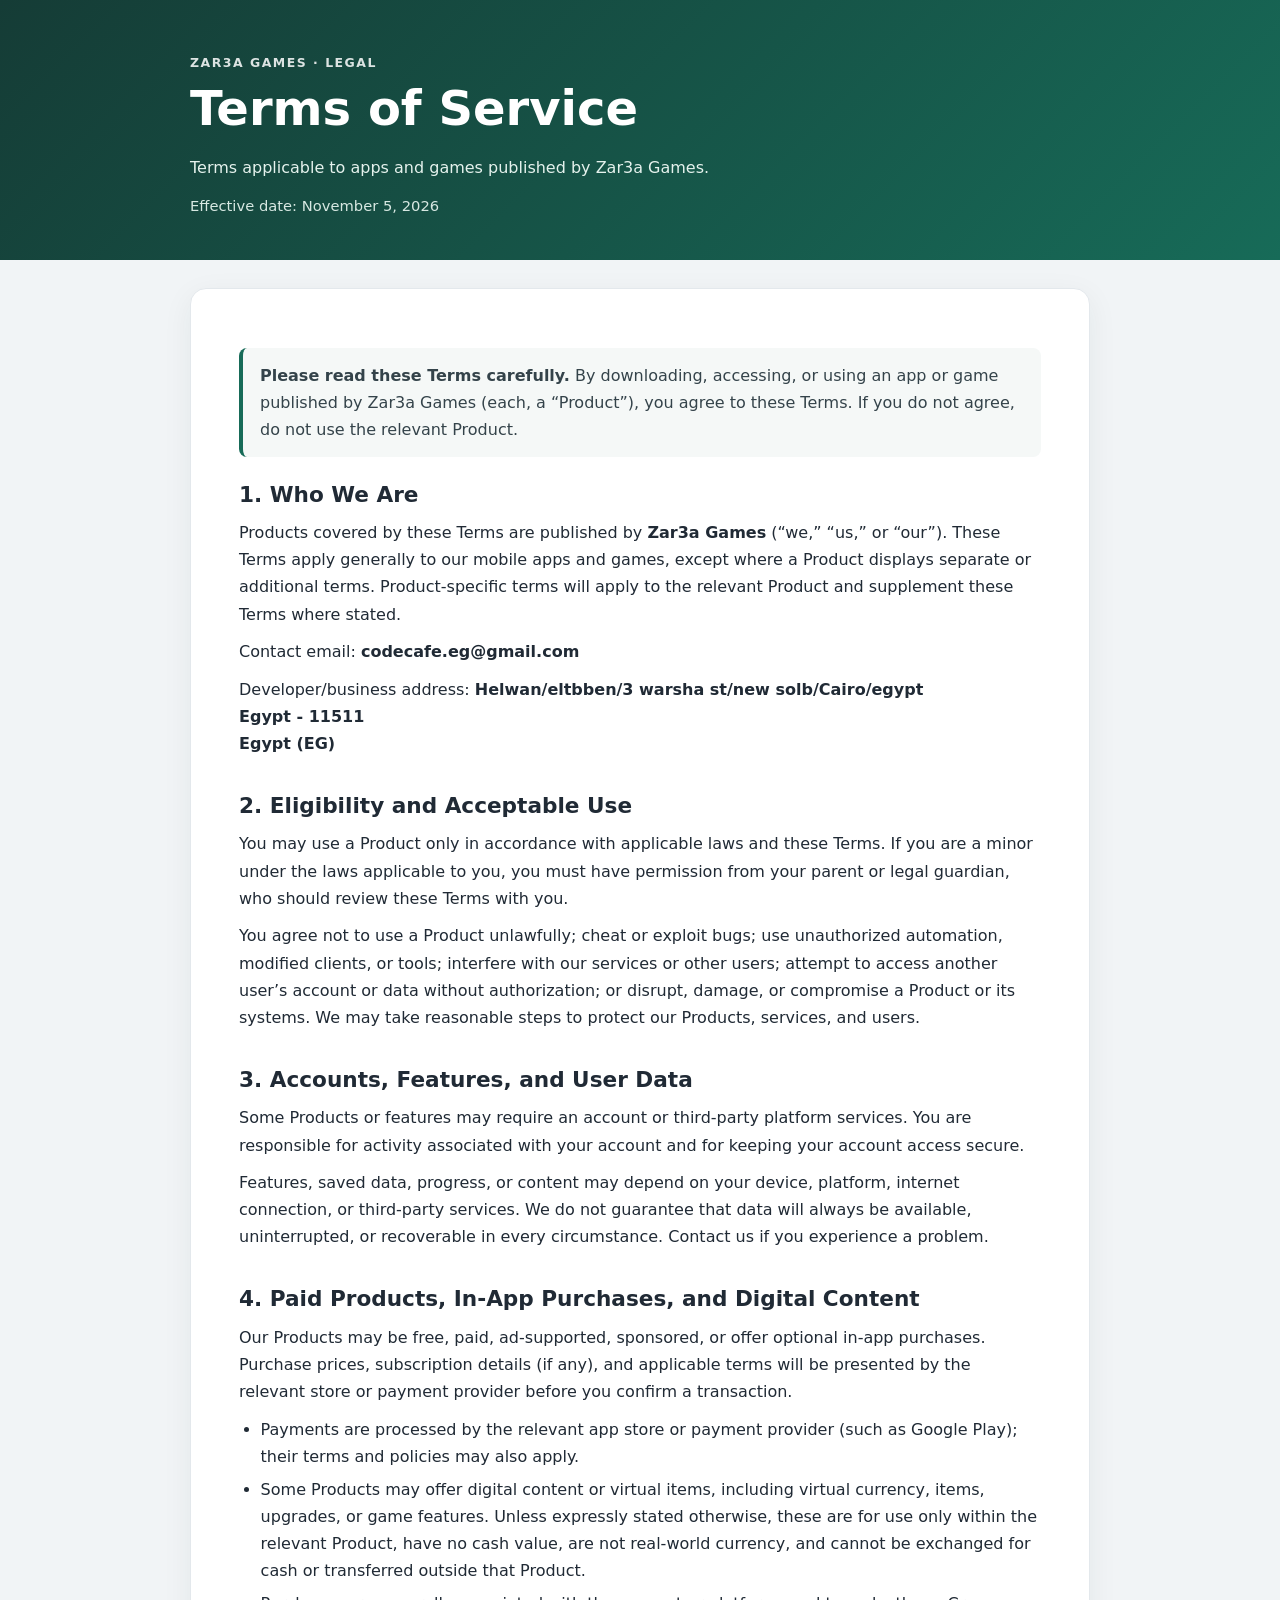
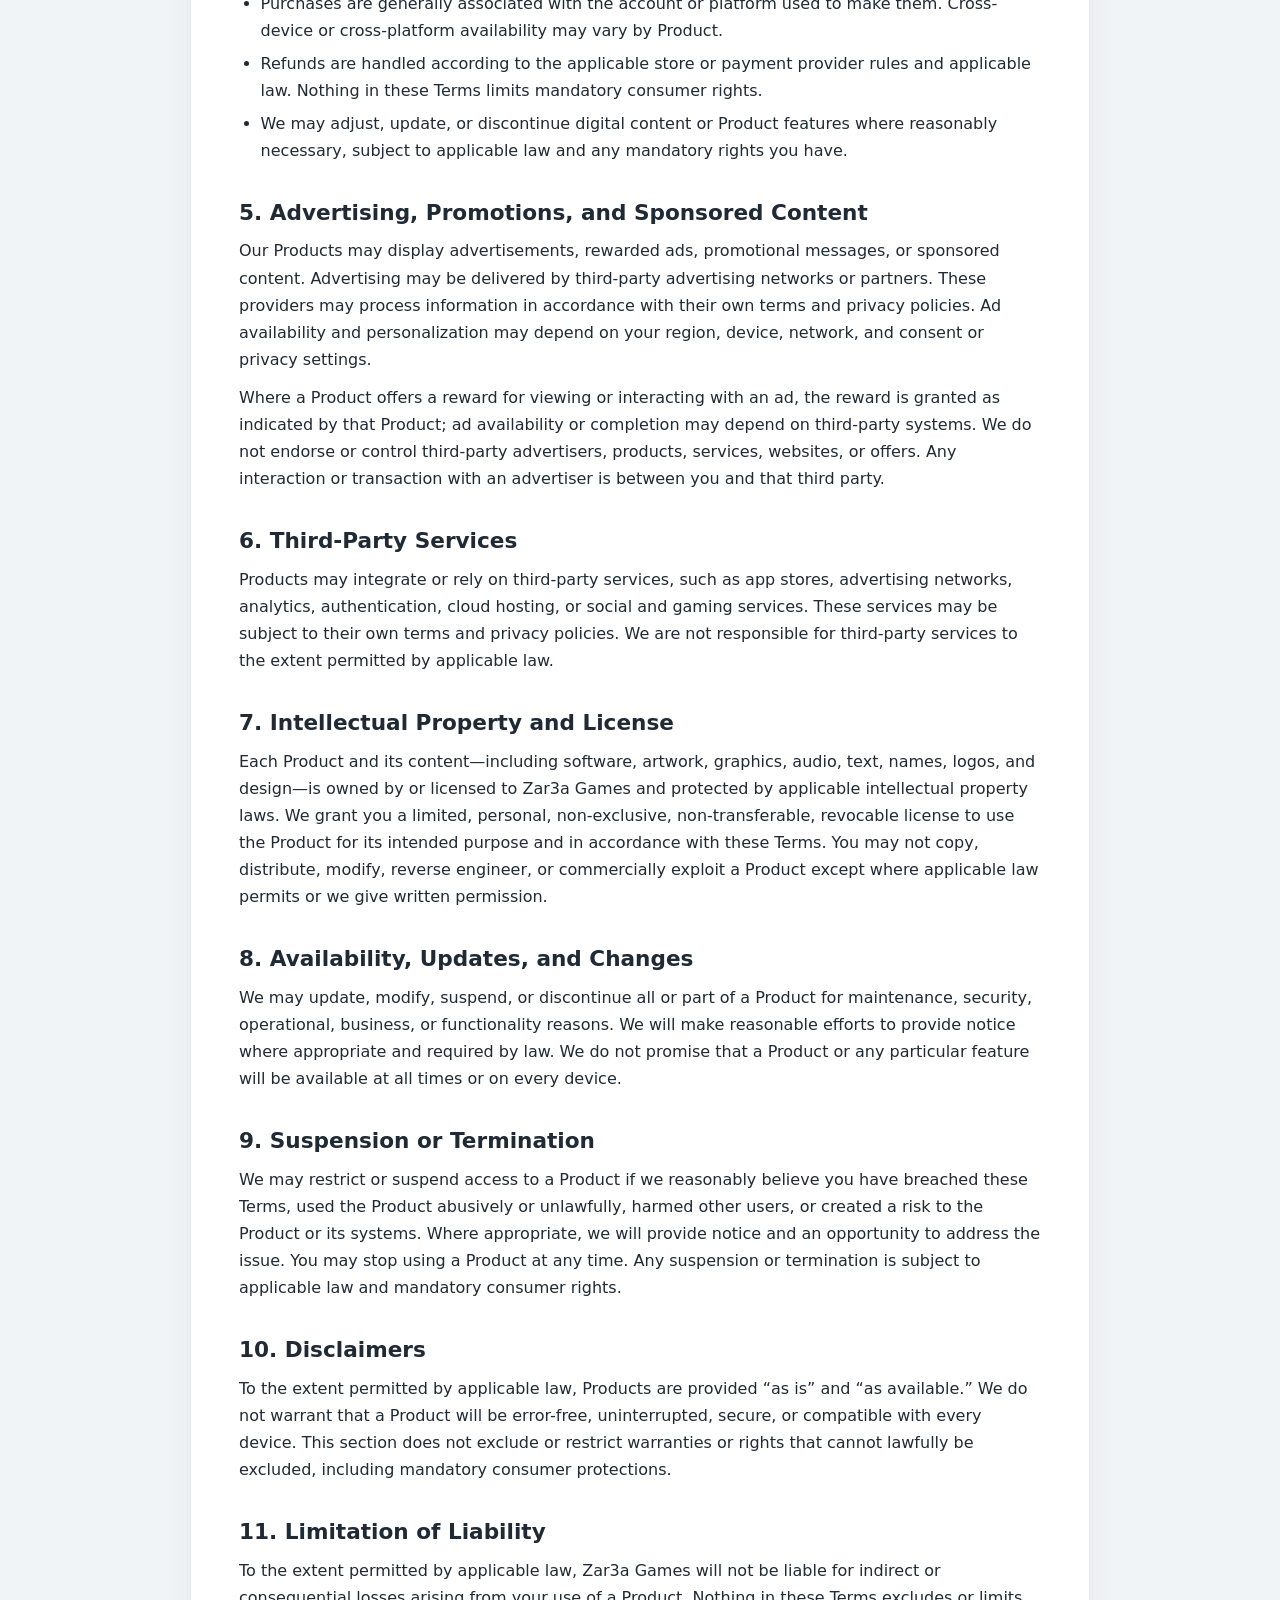
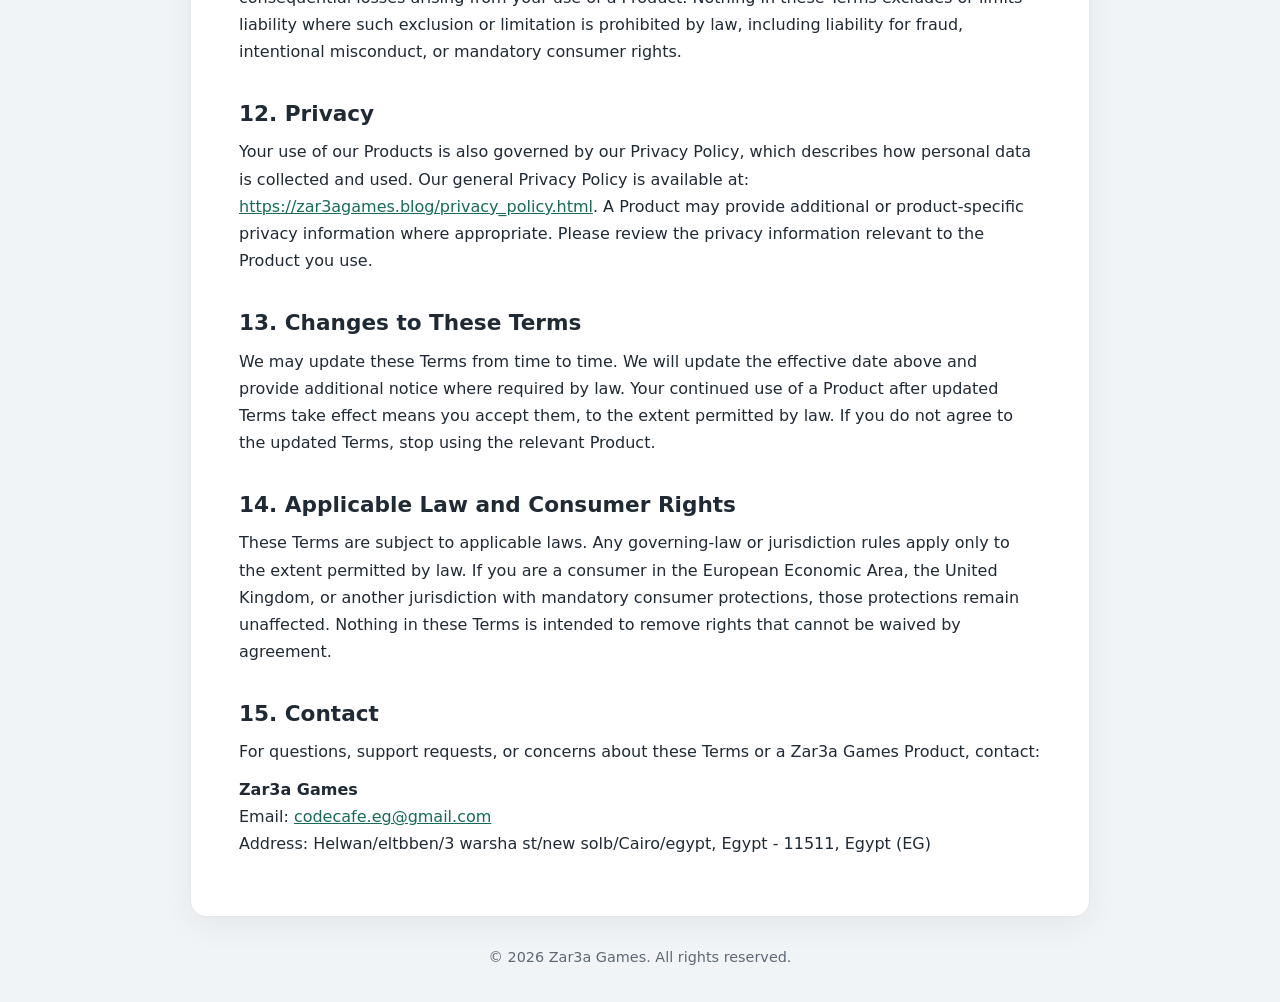
<file: trade_terms.html>
<!DOCTYPE html>
<html lang="en">
<head>
  <meta charset="UTF-8">
  <meta name="viewport" content="width=device-width, initial-scale=1">
  <meta name="description" content="Terms of Service for mobile apps and games published by Zar3a Games.">
  <title>Terms of Service | Zar3a Games</title>
  <style>
    :root { color-scheme: light; --ink:#202a35; --muted:#5d6875; --accent:#176b58; --line:#e3e8ec; --panel:#f5f8f7; }
    * { box-sizing: border-box; }
    body { margin:0; font:16px/1.7 system-ui,-apple-system,"Segoe UI",Roboto,Arial,sans-serif; color:var(--ink); background:#f1f4f6; }
    header { background:linear-gradient(135deg,#153c36,#176b58); color:#fff; padding:52px 20px 42px; }
    header .wrap, main, footer .wrap { max-width:900px; margin:0 auto; }
    .eyebrow { text-transform:uppercase; letter-spacing:.12em; font-size:.78rem; font-weight:700; opacity:.85; }
    h1 { line-height:1.2; margin:.45rem 0 1rem; font-size:clamp(2rem,5vw,3rem); }
    header p { margin:0; max-width:700px; color:#e5f2ed; }
    main { background:#fff; margin:28px auto; padding:clamp(22px,5vw,48px); border:1px solid var(--line); border-radius:16px; box-shadow:0 8px 30px #172b3710; }
    h2 { margin:2.1rem 0 .6rem; font-size:1.35rem; line-height:1.35; }
    h2:first-of-type { margin-top:1.4rem; }
    p, ul { margin:.65rem 0; }
    ul { padding-left:1.35rem; }
    li { margin:.35rem 0; }
    a { color:var(--accent); overflow-wrap:anywhere; }
    .notice { padding:14px 17px; border-left:4px solid var(--accent); background:var(--panel); border-radius:8px; color:#34434a; }
    .meta { color:var(--muted); font-size:.92rem; }
    footer { color:var(--muted); padding:0 20px 32px; text-align:center; font-size:.9rem; }
    @media print { body { background:#fff; } main { border:0; box-shadow:none; margin:0 auto; } header { background:#fff; color:#000; padding:20px 0; } header p { color:#333; } }
  </style>
</head>
<body>
<header>
  <div class="wrap">
    <div class="eyebrow">Zar3a Games · Legal</div>
    <h1>Terms of Service</h1>
    <p>Terms applicable to apps and games published by Zar3a Games.</p>
    <p class="meta" style="color:#d7e8e2;margin-top:12px">Effective date: November 5, 2026</p>
  </div>
</header>

<main>
  <p class="notice"><strong>Please read these Terms carefully.</strong> By downloading, accessing, or using an app or game published by Zar3a Games (each, a “Product”), you agree to these Terms. If you do not agree, do not use the relevant Product.</p>

  <h2>1. Who We Are</h2>
  <p>Products covered by these Terms are published by <strong>Zar3a Games</strong> (“we,” “us,” or “our”). These Terms apply generally to our mobile apps and games, except where a Product displays separate or additional terms. Product-specific terms will apply to the relevant Product and supplement these Terms where stated.</p>
  <p>Contact email: <strong>codecafe.eg@gmail.com</strong></p>
  <p>Developer/business address: <strong>Helwan/eltbben/3 warsha st/new solb/Cairo/egypt<br>Egypt - 11511<br>Egypt (EG)</strong></p>

  <h2>2. Eligibility and Acceptable Use</h2>
  <p>You may use a Product only in accordance with applicable laws and these Terms. If you are a minor under the laws applicable to you, you must have permission from your parent or legal guardian, who should review these Terms with you.</p>
  <p>You agree not to use a Product unlawfully; cheat or exploit bugs; use unauthorized automation, modified clients, or tools; interfere with our services or other users; attempt to access another user’s account or data without authorization; or disrupt, damage, or compromise a Product or its systems. We may take reasonable steps to protect our Products, services, and users.</p>

  <h2>3. Accounts, Features, and User Data</h2>
  <p>Some Products or features may require an account or third-party platform services. You are responsible for activity associated with your account and for keeping your account access secure.</p>
  <p>Features, saved data, progress, or content may depend on your device, platform, internet connection, or third-party services. We do not guarantee that data will always be available, uninterrupted, or recoverable in every circumstance. Contact us if you experience a problem.</p>

  <h2>4. Paid Products, In-App Purchases, and Digital Content</h2>
  <p>Our Products may be free, paid, ad-supported, sponsored, or offer optional in-app purchases. Purchase prices, subscription details (if any), and applicable terms will be presented by the relevant store or payment provider before you confirm a transaction.</p>
  <ul>
    <li>Payments are processed by the relevant app store or payment provider (such as Google Play); their terms and policies may also apply.</li>
    <li>Some Products may offer digital content or virtual items, including virtual currency, items, upgrades, or game features. Unless expressly stated otherwise, these are for use only within the relevant Product, have no cash value, are not real-world currency, and cannot be exchanged for cash or transferred outside that Product.</li>
    <li>Purchases are generally associated with the account or platform used to make them. Cross-device or cross-platform availability may vary by Product.</li>
    <li>Refunds are handled according to the applicable store or payment provider rules and applicable law. Nothing in these Terms limits mandatory consumer rights.</li>
    <li>We may adjust, update, or discontinue digital content or Product features where reasonably necessary, subject to applicable law and any mandatory rights you have.</li>
  </ul>

  <h2>5. Advertising, Promotions, and Sponsored Content</h2>
  <p>Our Products may display advertisements, rewarded ads, promotional messages, or sponsored content. Advertising may be delivered by third-party advertising networks or partners. These providers may process information in accordance with their own terms and privacy policies. Ad availability and personalization may depend on your region, device, network, and consent or privacy settings.</p>
  <p>Where a Product offers a reward for viewing or interacting with an ad, the reward is granted as indicated by that Product; ad availability or completion may depend on third-party systems. We do not endorse or control third-party advertisers, products, services, websites, or offers. Any interaction or transaction with an advertiser is between you and that third party.</p>

  <h2>6. Third-Party Services</h2>
  <p>Products may integrate or rely on third-party services, such as app stores, advertising networks, analytics, authentication, cloud hosting, or social and gaming services. These services may be subject to their own terms and privacy policies. We are not responsible for third-party services to the extent permitted by applicable law.</p>

  <h2>7. Intellectual Property and License</h2>
  <p>Each Product and its content—including software, artwork, graphics, audio, text, names, logos, and design—is owned by or licensed to Zar3a Games and protected by applicable intellectual property laws. We grant you a limited, personal, non-exclusive, non-transferable, revocable license to use the Product for its intended purpose and in accordance with these Terms. You may not copy, distribute, modify, reverse engineer, or commercially exploit a Product except where applicable law permits or we give written permission.</p>

  <h2>8. Availability, Updates, and Changes</h2>
  <p>We may update, modify, suspend, or discontinue all or part of a Product for maintenance, security, operational, business, or functionality reasons. We will make reasonable efforts to provide notice where appropriate and required by law. We do not promise that a Product or any particular feature will be available at all times or on every device.</p>

  <h2>9. Suspension or Termination</h2>
  <p>We may restrict or suspend access to a Product if we reasonably believe you have breached these Terms, used the Product abusively or unlawfully, harmed other users, or created a risk to the Product or its systems. Where appropriate, we will provide notice and an opportunity to address the issue. You may stop using a Product at any time. Any suspension or termination is subject to applicable law and mandatory consumer rights.</p>

  <h2>10. Disclaimers</h2>
  <p>To the extent permitted by applicable law, Products are provided “as is” and “as available.” We do not warrant that a Product will be error-free, uninterrupted, secure, or compatible with every device. This section does not exclude or restrict warranties or rights that cannot lawfully be excluded, including mandatory consumer protections.</p>

  <h2>11. Limitation of Liability</h2>
  <p>To the extent permitted by applicable law, Zar3a Games will not be liable for indirect or consequential losses arising from your use of a Product. Nothing in these Terms excludes or limits liability where such exclusion or limitation is prohibited by law, including liability for fraud, intentional misconduct, or mandatory consumer rights.</p>

  <h2>12. Privacy</h2>
  <p>Your use of our Products is also governed by our Privacy Policy, which describes how personal data is collected and used. Our general Privacy Policy is available at: <a href="https://zar3agames.blog/privacy_policy.html">https://zar3agames.blog/privacy_policy.html</a>. A Product may provide additional or product-specific privacy information where appropriate. Please review the privacy information relevant to the Product you use.</p>

  <h2>13. Changes to These Terms</h2>
  <p>We may update these Terms from time to time. We will update the effective date above and provide additional notice where required by law. Your continued use of a Product after updated Terms take effect means you accept them, to the extent permitted by law. If you do not agree to the updated Terms, stop using the relevant Product.</p>

  <h2>14. Applicable Law and Consumer Rights</h2>
  <p>These Terms are subject to applicable laws. Any governing-law or jurisdiction rules apply only to the extent permitted by law. If you are a consumer in the European Economic Area, the United Kingdom, or another jurisdiction with mandatory consumer protections, those protections remain unaffected. Nothing in these Terms is intended to remove rights that cannot be waived by agreement.</p>

  <h2>15. Contact</h2>
  <p>For questions, support requests, or concerns about these Terms or a Zar3a Games Product, contact:</p>
  <p><strong>Zar3a Games</strong><br>
  Email: <a href="mailto:codecafe.eg@gmail.com">codecafe.eg@gmail.com</a><br>
  Address: Helwan/eltbben/3 warsha st/new solb/Cairo/egypt, Egypt - 11511, Egypt (EG)</p>
</main>

<footer>
  <div class="wrap">© 2026 Zar3a Games. All rights reserved.</div>
</footer>
</body>
</html>
</file>
<file: styles.css>
/* ─── Reset & Tokens ─────────────────────────────────────── */
*,
*::before,
*::after {
  margin: 0;
  padding: 0;
  box-sizing: border-box; 
  -webkit-tap-highlight-color: transparent;
  -webkit-touch-callout: none;
  -webkit-user-select: none;
  user-select: none;
}

input, textarea {
  -webkit-user-select: auto;
  user-select: auto;
}

:root,
[data-theme="dark"] {
  /* Dark Mode Palette */
  --bg: #0a0c12;
  --bg-card: #111420;
  --bg-card-2: #161928;
  --border: rgba(255, 255, 255, 0.07);
  --border-hover: rgba(1, 215, 143, 0.22);
  --border-glow: rgba(1, 215, 143, 0.25);

  --text: #ffffff;
  --text-2: #b3b9d6;
  --text-3: #7c83a7;

  --green: #01d78f;
  --green-dim: rgba(1, 215, 143, 0.12);
  --blue: #4d9fff;
  --blue-dim: rgba(77, 159, 255, 0.12);
  --yellow: #ffd566;
  --yellow-dim: rgba(255, 213, 102, 0.12);
  --red: #ff5f6e;

  /* Alphas */
  --alpha-5: rgba(255, 255, 255, 0.05);
  --alpha-10: rgba(255, 255, 255, 0.1);
  --alpha-btn: rgba(255, 255, 255, 0.04);

  --overlay: rgba(0, 0, 0, 0.75);
  --glass-bg: rgba(10, 12, 18, 0.85);

  --shadow-card: 0 4px 24px rgba(0, 0, 0, 0.4), 0 1px 0 rgba(255, 255, 255, 0.04) inset;
  --shadow-hover: 0 12px 48px rgba(0, 0, 0, 0.55), 0 0 0 1px rgba(1, 215, 143, 0.18);
  --shadow-button: 0 6px 20px rgba(0, 0, 0, 0.4);

  --radius-sm: 8px;
  --radius-md: 14px;
  --radius-lg: 20px;
  --radius-xl: 28px;

  --ease: cubic-bezier(0.4, 0, 0.2, 1);
  --ease-spring: cubic-bezier(0.34, 1.56, 0.64, 1);
}

[data-theme="light"] {
  /* Light Mode Palette */
  --bg: #f7f9fa;
  --bg-card: #ffffff;
  --bg-card-2: #f0f2f5;
  --border: rgba(0, 0, 0, 0.08);
  --border-hover: rgba(0, 186, 124, 0.3);
  --border-glow: rgba(0, 186, 124, 0.15);

  --text: #000000;
  --text-2: #3d4954;
  --text-3: #697885;

  --green: #00ba7c;
  --green-dim: rgba(0, 186, 124, 0.12);
  --blue: #1d9bf0;
  --blue-dim: rgba(29, 155, 240, 0.12);
  --yellow: #e5a900;
  --yellow-dim: rgba(229, 169, 0, 0.12);
  --red: #f91880;

  /* Alphas */
  --alpha-5: rgba(0, 0, 0, 0.03);
  --alpha-10: rgba(0, 0, 0, 0.06);
  --alpha-btn: rgba(0, 0, 0, 0.04);

  --overlay: rgba(0, 0, 0, 0.4);
  --glass-bg: rgba(255, 255, 255, 0.85);

  --shadow-card: 0 4px 24px rgba(0, 0, 0, 0.04), 0 1px 2px rgba(0, 0, 0, 0.02);
  --shadow-hover: 0 12px 32px rgba(0, 0, 0, 0.08), 0 0 0 1px rgba(0, 186, 124, 0.1);
  --shadow-button: 0 6px 16px rgba(0, 186, 124, 0.2);
}

/* ─── Fonts & Body ───────────────────────────────────────── */
body {
  font-family: 'Noto Sans Arabic', 'Noto Sans', system-ui, -apple-system, sans-serif;
  background: var(--bg);
  color: var(--text);
  line-height: 1.55;
  min-height: 100vh;
  display: flex;
  flex-direction: column;
  overflow-x: hidden;
  transition: background 0.3s var(--ease), color 0.3s var(--ease);
}

/* ─── Ambient Background ─────────────────────────────────── */
.bg-ambient {
  position: fixed;
  inset: 0;
  pointer-events: none;
  z-index: 0;
  overflow: hidden;
}

.orb {
  position: absolute;
  border-radius: 50%;
  filter: blur(120px);
  opacity: 0.15;
  transition: background 0.5s var(--ease);
}

[data-theme="light"] .orb {
  opacity: 0.08;
}

.orb-1 {
  width: 600px;
  height: 600px;
  background: var(--green);
  top: -200px;
  left: -150px;
  animation: drift1 20s ease-in-out infinite;
}

.orb-2 {
  width: 500px;
  height: 500px;
  background: var(--blue);
  bottom: -100px;
  right: -100px;
  animation: drift2 25s ease-in-out infinite;
}

.orb-3 {
  width: 400px;
  height: 400px;
  background: var(--yellow);
  top: 50%;
  left: 50%;
  transform: translate(-50%, -50%);
  opacity: 0.05;
  animation: drift3 30s ease-in-out infinite;
}

@keyframes drift1 {

  0%,
  100% {
    transform: translate(0, 0);
  }

  50% {
    transform: translate(60px, 40px);
  }
}

@keyframes drift2 {

  0%,
  100% {
    transform: translate(0, 0);
  }

  50% {
    transform: translate(-40px, -60px);
  }
}

@keyframes drift3 {

  0%,
  100% {
    transform: translate(-50%, -50%) scale(1);
  }

  50% {
    transform: translate(-50%, -50%) scale(1.2);
  }
}

/* ─── Top Bar ────────────────────────────────────────────── */
.topbar {
  position: sticky;
  top: 0;
  z-index: 100;
  background: var(--glass-bg);
  backdrop-filter: blur(20px) saturate(180%);
  -webkit-backdrop-filter: blur(20px) saturate(180%);
  border-bottom: 1px solid var(--border);
  transition: background 0.3s var(--ease), border-color 0.3s var(--ease);
}

.topbar-inner {
  max-width: 1160px;
  margin: 0 auto;
  padding: 0.85rem 1.5rem;
  display: flex;
  align-items: center;
  justify-content: space-between;
}

.brand {
  display: flex;
  align-items: center;
  gap: 0.6rem;
  font-weight: 700;
  font-size: 1.1rem;
  letter-spacing: -0.3px;
  text-decoration: none;
  color: var(--text);
  transition: color 0.3s;
}

.brand-icon {
  width: 32px;
  height: 32px;
  background: var(--green);
  border-radius: var(--radius-sm);
  display: grid;
  place-items: center;
  color: #fff;
  /* Always white for contrast inside green */
  font-size: 0.85rem;
  box-shadow: 0 2px 10px rgba(1, 215, 143, 0.3);
}

.topbar-end {
  display: flex;
  align-items: center;
  gap: 1rem;
}

.topbar-controls {
  display: flex;
  align-items: center;
  gap: 0.5rem;
}

.ctrl-btn {
  background: var(--alpha-5);
  border: 1px solid var(--border);
  color: var(--text-2);
  height: 36px;
  padding: 0 0.8rem;
  border-radius: 2rem;
  cursor: pointer;
  display: flex;
  align-items: center;
  gap: 0.4rem;
  font-family: inherit;
  font-size: 0.8rem;
  font-weight: 600;
  transition: all 0.2s var(--ease);
}

.ctrl-btn:hover {
  background: var(--alpha-10);
  color: var(--text);
  transform: translateY(-1px);
}

.ctrl-btn#themeToggle {
  padding: 0;
  width: 36px;
  justify-content: center;
}

/* ─── Main Container ─────────────────────────────────────── */
.portfolio {
  flex: 1;
  position: relative;
  z-index: 1;
  max-width: 1160px;
  width: 100%;
  margin: 0 auto;
  padding: 1rem 1.5rem 2rem;
}

/* ─── Loading / Error ────────────────────────────────────── */
.loading-container,
.error-container {
  display: flex;
  flex-direction: column;
  align-items: center;
  justify-content: center;
  gap: 1.25rem;
  min-height: 50vh;
  color: var(--text-2);
  font-size: 0.95rem;
  font-weight: 500;
  text-align: center;
}

.loading-spinner {
  width: 36px;
  height: 36px;
  border: 2.5px solid var(--border);
  border-top-color: var(--green);
  border-radius: 50%;
  animation: spin 0.75s linear infinite;
}

@keyframes spin {
  to {
    transform: rotate(360deg);
  }
}

.error-container {
  color: var(--red);
}

/* ─── Developer Hero ─────────────────────────────────────── */
.developer-section {
  position: relative;
  background: var(--bg-card);
  border: 1px solid var(--border);
  border-radius: var(--radius-xl);
  padding: 2.5rem;
  margin-bottom: 2.5rem;
  display: grid;
  grid-template-columns: auto 1fr auto;
  gap: 2rem;
  align-items: start;
  box-shadow: var(--shadow-card);
  overflow: hidden;
  transition: all 0.3s var(--ease);
}

.developer-section::before {
  content: '';
  position: absolute;
  top: 0;
  left: 0;
  right: 0;
  height: 4px;
  background: linear-gradient(90deg, var(--blue), var(--green), var(--yellow), var(--red));
}

/* Avatar */
.dev-avatar-wrapper {
  position: relative;
  flex-shrink: 0;
}

.dev-avatar-wrapper::after {
  content: '';
  position: absolute;
  inset: -15px;
  background: radial-gradient(circle, var(--green-dim) 0%, transparent 60%);
  z-index: -1;
  border-radius: 50%;
}

.dev-avatar {
  width: 96px;
  height: 96px;
  border-radius: var(--radius-md);
  object-fit: cover;
  display: block;
  border: 2px solid var(--border);
  background: var(--bg-card-2);
  box-shadow: 0 8px 24px rgba(0, 0, 0, 0.15);
}

.dev-avatar-fallback {
  width: 96px;
  height: 96px;
  border-radius: var(--radius-md);
  background: var(--bg-card-2);
  display: flex;
  align-items: center;
  justify-content: center;
  font-size: 2.5rem;
  font-weight: 700;
  color: var(--green);
  border: 2px solid var(--border);
}

.dev-verified {
  position: absolute;
  bottom: -4px;
  right: -4px;
  background: var(--green);
  color: #fff;
  width: 26px;
  height: 26px;
  border-radius: 50%;
  display: flex;
  align-items: center;
  justify-content: center;
  font-size: 0.75rem;
  border: 3px solid var(--bg-card);
  font-weight: 700;
  box-shadow: 0 2px 8px rgba(1, 215, 143, 0.4);
}

/* Dev Info */
.dev-info-wrapper {
  min-width: 0;
}

.dev-row-1 {
  display: flex;
  align-items: center;
  gap: 0.85rem;
  margin-bottom: 0.5rem;
  flex-wrap: wrap;
}

.dev-name {
  font-size: 1.85rem;
  font-weight: 800;
  letter-spacing: -0.8px;
  line-height: 1;
  color: var(--text);
}

.dev-title-tag {
  font-size: 0.75rem;
  font-weight: 600;
  color: var(--green);
  background: var(--green-dim);
  border: 1px solid var(--border-glow);
  padding: 0.25rem 0.75rem;
  border-radius: 2rem;
}

.dev-badge {
  background: var(--blue-dim);
  border: 1px solid rgba(77, 159, 255, 0.2);
  color: var(--blue);
  padding: 0.25rem 0.75rem;
  border-radius: 2rem;
  font-size: 0.75rem;
  font-weight: 600;
  display: flex;
  align-items: center;
  gap: 0.4rem;
}

.dev-row-2 {
  display: flex;
  gap: 1.5rem;
  flex-wrap: wrap;
  margin-bottom: 1rem;
}

.meta-item {
  display: flex;
  align-items: center;
  gap: 0.4rem;
  font-size: 0.85rem;
  color: var(--text-2);
  font-weight: 500;
}

.meta-item i {
  font-size: 0.8rem;
  color: var(--text-3);
}

.dev-bio {
  font-size: 0.9rem;
  color: var(--text-2);
  line-height: 1.7;
  margin-bottom: 1.25rem;
  max-width: 600px;
}

.dev-skills {
  display: flex;
  flex-wrap: wrap;
  gap: 0.5rem;
}

.skill-tag {
  background: var(--bg-card-2);
  border: 1px solid var(--border);
  padding: 0.35rem 0.9rem;
  border-radius: 10px;
  font-size: 0.75rem;
  font-weight: 700;
  color: var(--text);
  box-shadow: 0 2px 8px rgba(0, 0, 0, 0.1);
  transition: all 0.2s var(--ease);
  cursor: default;
  display: none;
}


/* Social */
.dev-social {
  display: flex;
  flex-direction: row;
  flex-wrap: wrap;
  gap: 0.6rem;
  flex-shrink: 0;
  align-items: flex-start;
  align-content: flex-start;
}

.social-link {
  width: 42px;
  height: 42px;
  display: flex;
  align-items: center;
  justify-content: center;
  background: var(--bg-card-2);
  border: 1px solid var(--border);
  border-radius: 12px;
  text-decoration: none;
  color: var(--text-2);
  font-size: 1rem;
  transition: all 0.2s var(--ease);
  position: relative;
}

.social-link:hover {
  transform: translateY(-3px);
}

/* Per-platform brand colors */
.social-link[title="telegram"]:hover {
  background: #229ED9;
  border-color: #229ED9;
  color: #fff;
  box-shadow: 0 6px 16px rgba(34, 158, 217, 0.4);
}

.social-link[title="playstore"]:hover {
  background: #01875f;
  border-color: #01875f;
  color: #fff;
  box-shadow: 0 6px 16px rgba(1, 135, 95, 0.4);
}

.social-link[title="fiverr"]:hover {
  background: #1dbf73;
  border-color: #1dbf73;
  color: #fff;
  box-shadow: 0 6px 16px rgba(29, 191, 115, 0.4);
}

.social-link[title="khamsat"]:hover {
  background: #f78f1e;
  border-color: #f78f1e;
  color: #fff;
  box-shadow: 0 6px 16px rgba(247, 143, 30, 0.4);
}



/* ─── Projects Header ────────────────────────────────────── */
.projects-header {
  display: flex;
  align-items: center;
  justify-content: space-between;
  margin-bottom: 1.5rem;
  gap: 1rem;
  flex-wrap: wrap;
}

.projects-title {
  font-size: 1.5rem;
  font-weight: 800;
  letter-spacing: -0.5px;
  display: flex;
  align-items: center;
  gap: 0.75rem;
  color: var(--text);
}

.title-count {
  font-size: 0.75rem;
  font-weight: 600;
  color: var(--text-3);
  background: var(--alpha-5);
  border: 1px solid var(--border);
  padding: 0.25rem 0.65rem;
  border-radius: 2rem;
}

.filter-buttons {
  display: flex;
  gap: 0.35rem;
  background: var(--alpha-btn);
  border: 1px solid var(--border);
  padding: 0.35rem;
  border-radius: 2rem;
}

.filter-btn {
  padding: 0.5rem 1.25rem;
  border: none;
  background: transparent;
  border-radius: 2rem;
  font-size: 0.8rem;
  font-weight: 600;
  font-family: inherit;
  cursor: pointer;
  color: var(--text-3);
  transition: all 0.2s var(--ease);
}

.filter-btn.active {
  background: var(--green);
  color: #fff;
  box-shadow: 0 2px 12px rgba(1, 215, 143, 0.3);
}

.filter-btn:hover:not(.active) {
  color: var(--text);
  background: var(--alpha-5);
}

/* ─── Projects Grid ──────────────────────────────────────── */
.projects-grid {
  display: grid;
  grid-template-columns: repeat(3, 1fr);
  gap: 1.5rem;
}

/* ─── Project Card ───────────────────────────────────────── */
.project-card {
  background: var(--bg-card);
  border: 1px solid var(--border);
  border-radius: var(--radius-lg);
  padding: 1.5rem;
  display: flex;
  flex-direction: column;
  gap: 1rem;
  transition: all 0.3s var(--ease);
  position: relative;
  overflow: hidden;
  animation: fadeUp 0.5s var(--ease) both;
  box-shadow: var(--shadow-card);
}

.project-card::after {
  content: '';
  position: absolute;
  inset: 0;
  border-radius: var(--radius-lg);
  opacity: 0;
  transition: opacity 0.3s;
  background: linear-gradient(135deg, var(--green-dim) 0%, transparent 60%);
  pointer-events: none;
}

.project-card.real:hover {
  border-color: var(--border-hover);
  box-shadow: var(--shadow-hover);
  transform: translateY(-5px);
}

.project-card.real:hover::after {
  opacity: 1;
}

@keyframes fadeUp {
  from {
    opacity: 0;
    transform: translateY(24px);
  }

  to {
    opacity: 1;
    transform: translateY(0);
  }
}

.project-card:nth-child(1) {
  animation-delay: 0.05s;
}

.project-card:nth-child(2) {
  animation-delay: 0.12s;
}

.project-card:nth-child(3) {
  animation-delay: 0.19s;
}

.project-card:nth-child(4) {
  animation-delay: 0.26s;
}

.project-card:nth-child(5) {
  animation-delay: 0.33s;
}

.project-card:nth-child(6) {
  animation-delay: 0.40s;
}

/* Pinned Card */
.project-card.pinned {
  grid-column: span 2;
  border-color: var(--border-hover);
}

.project-card.pinned::before {
  content: '';
  position: absolute;
  top: 0;
  left: 0;
  right: 0;
  height: 3px;
  background: linear-gradient(90deg, var(--green), transparent);
  border-radius: var(--radius-lg) var(--radius-lg) 0 0;
}

.project-card.pinned::after {
  background: linear-gradient(135deg, var(--green-dim) 0%, transparent 40%);
  opacity: 0.3;
}

/* Trending Card */
.project-card.trending {
  border-color: rgba(255, 213, 102, 0.25);
}

.project-card.trending::before {
  content: '';
  position: absolute;
  top: 0;
  left: 0;
  right: 0;
  height: 3px;
  background: linear-gradient(90deg, var(--yellow), transparent);
  border-radius: var(--radius-lg) var(--radius-lg) 0 0;
}

.project-card.trending::after {
  background: linear-gradient(135deg, var(--yellow-dim) 0%, transparent 40%);
  opacity: 0.3;
}

/* Badges */
.badges {
  position: absolute;
  top: 1rem;
  left: 1rem;
  /* Adjust logic based on dir=rtl below */
  display: flex;
  gap: 0.4rem;
  z-index: 2;
}

html[dir="rtl"] .badges {
  left: 1rem;
  right: auto;
}

html[dir="ltr"] .badges {
  right: 1rem;
  left: auto;
}

.badge {
  display: flex;
  align-items: center;
  justify-content: center;
  box-shadow: 0 4px 16px rgba(0, 0, 0, 0.15);
  font-weight: 700;
  text-transform: uppercase;
  backdrop-filter: blur(8px);
  -webkit-backdrop-filter: blur(8px);
}

.badge.trend {
  width: 32px;
  height: 32px;
  border-radius: 10px;
  font-size: 0.9rem;
  background: rgba(255, 213, 102, 0.9);
  color: #000;
  border: 1px solid rgba(255, 213, 102, 0.4);
}

.badge.pin {
  width: 32px;
  height: 32px;
  border-radius: 10px;
  font-size: 0.9rem;
  background: rgba(1, 215, 143, 0.9);
  color: #fff;
  border: 1px solid rgba(1, 215, 143, 0.4);
}

/* App Header */
.app-header {
  display: flex;
  align-items: center;
  gap: 1rem;
}

.app-icon-wrapper {
  width: 60px;
  height: 60px;
  border-radius: var(--radius-md);
  overflow: hidden;
  flex-shrink: 0;
  background: var(--bg-card-2);
  border: 1px solid var(--border);
  display: flex;
  align-items: center;
  justify-content: center;
  box-shadow: 0 4px 12px rgba(0, 0, 0, 0.15);
}

.app-icon-img {
  width: 100%;
  height: 100%;
  object-fit: cover;
}

.app-icon-fallback {
  font-size: 1.5rem;
  color: var(--text-3);
}

.app-info {
  flex: 1;
  min-width: 0;
}

.app-name {
  font-weight: 800;
  font-size: 1.2rem;
  letter-spacing: -0.3px;
  margin-bottom: 0.4rem;
  white-space: nowrap;
  overflow: hidden;
  text-overflow: ellipsis;
  color: var(--text);
}

.app-meta {
  display: flex;
  align-items: center;
  gap: 0.6rem;
  font-size: 0.75rem;
  color: var(--text-3);
  flex-wrap: wrap;
}

.rating {
  display: flex;
  align-items: center;
  gap: 0.25rem;
  font-weight: 700;
  color: var(--text);
  font-size: 0.85rem;
}

.rating i {
  color: var(--yellow);
  font-size: 0.75rem;
}

.installs {
  background: var(--alpha-5);
  border: 1px solid var(--border);
  padding: 0.15rem 0.55rem;
  border-radius: 2rem;
  font-size: 0.65rem;
  font-weight: 600;
  color: var(--text-2);
}

.play-badge-small {
  background: var(--green-dim);
  color: var(--green);
  border: 1px solid var(--border-glow);
  padding: 0.15rem 0.55rem;
  border-radius: 2rem;
  font-size: 0.65rem;
  font-weight: 700;
  display: flex;
  align-items: center;
  gap: 0.25rem;
}

.app-desc {
  font-size: 0.9rem;
  color: var(--text-2);
  line-height: 1.65;
  flex: 1;
}

/* Tags */
.tech-tags {
  display: flex;
  flex-wrap: wrap;
  gap: 0.4rem;
}

.tag {
  background: var(--green-dim);
  border: 1px solid var(--border-glow);
  font-size: 0.7rem;
  padding: 0.25rem 0.65rem;
  border-radius: 8px;
  color: var(--green);
  font-weight: 700;
  transition: all 0.2s;
}


/* Card Footer */
.card-footer {
  display: flex;
  align-items: center;
  justify-content: space-between;
  padding-top: 1rem;
  border-top: 1px solid var(--border);
  margin-top: auto;
}

.year {
  font-size: 0.75rem;
  color: var(--text-3);
  display: flex;
  align-items: center;
  gap: 0.4rem;
  font-weight: 600;
}

/* Action Button */
.action-button {
  padding: 0.4rem 0.4rem 0.4rem 1.25rem;
  border: 1px solid transparent;
  border-radius: 12px;
  font-size: 0.85rem;
  font-weight: 700;
  font-family: inherit;
  cursor: pointer;
  transition: all 0.25s var(--ease-spring);
  display: flex;
  align-items: center;
  gap: 0.75rem;
  background: var(--text);
  color: var(--bg);
  box-shadow: 0 4px 12px rgba(0, 0, 0, 0.15);
}

html[dir="rtl"] .action-button {
  padding: 0.4rem 1.25rem 0.4rem 0.4rem;
}

[data-theme="light"] .action-button {
  background: var(--text);
  color: var(--bg-card);
}

.action-button-icon {
  width: 32px;
  height: 32px;
  border-radius: 8px;
  background: var(--bg-card);
  color: var(--text);
  display: flex;
  align-items: center;
  justify-content: center;
  font-size: 0.85rem;
  transition: all 0.25s var(--ease-spring);
}

[data-theme="light"] .action-button-icon {
  background: var(--bg-card);
  color: var(--text);
}

.action-button:hover {
  transform: translateY(-3px);
  box-shadow: 0 8px 24px rgba(0, 0, 0, 0.25);
  background: var(--green);
  color: #fff;
}

.action-button:hover .action-button-icon {
  background: #fff;
  color: var(--green);
  transform: scale(1.1) rotate(-15deg);
}

.action-button:active {
  transform: translateY(0);
}

/* ─── Placeholder Card ───────────────────────────────────── */
.project-card.placeholder {
  background: var(--alpha-btn);
  border: 1.5px dashed var(--border);
  min-height: 220px;
  display: flex;
  align-items: center;
  justify-content: center;
  box-shadow: none;
}

.placeholder-content {
  text-align: center;
  color: var(--text-3);
}

.placeholder-content i {
  font-size: 2.25rem;
  margin-bottom: 0.85rem;
  display: block;
  opacity: 0.3;
}

.placeholder-content p {
  font-weight: 700;
  font-size: 0.9rem;
  opacity: 0.6;
}

.placeholder-content small {
  font-size: 0.75rem;
  opacity: 0.4;
}

/* ─── Footer ─────────────────────────────────────────────── */
.footer {
  position: relative;
  z-index: 1;
  border-top: 1px solid var(--border);
  background: var(--glass-bg);
  backdrop-filter: blur(12px);
  -webkit-backdrop-filter: blur(12px);
  padding: 3rem 1.5rem;
  margin-top: 3rem;
  transition: background 0.3s var(--ease);
}

.footer-inner {
  max-width: 1160px;
  margin: 0 auto;
}

.footer-main {
  display: flex;
  justify-content: space-between;
  align-items: flex-start;
  flex-wrap: wrap;
  gap: 2rem;
  padding-bottom: 2rem;
  margin-bottom: 2rem;
  border-bottom: 1px solid var(--border);
}

.footer-stats {
  display: flex;
  gap: 2.5rem;
  flex-wrap: wrap;
  align-items: center;
}

.stat-item {
  display: flex;
  align-items: center;
  gap: 0.6rem;
  font-size: 0.85rem;
  color: var(--text-2);
  font-weight: 500;
}

.stat-item i {
  color: var(--green);
  font-size: 0.9rem;
}

.stat-value {
  font-weight: 800;
  color: var(--text);
  font-size: 1rem;
}

.footer-links {
  display: flex;
  gap: 1.5rem;
  flex-wrap: wrap;
  align-items: center;
}

.footer-links a {
  text-decoration: none;
  color: var(--text-3);
  font-size: 0.85rem;
  font-weight: 500;
  transition: color 0.2s var(--ease);
}

.footer-links a:hover {
  color: var(--green);
}

.footer-bottom {
  display: flex;
  justify-content: space-between;
  align-items: center;
  flex-wrap: wrap;
  gap: 1rem;
  font-size: 0.8rem;
  color: var(--text-3);
}

.footer-brand {
  display: flex;
  align-items: center;
  gap: 0.6rem;
  font-weight: 700;
  color: var(--text-2);
}

.footer-brand .brand-icon {
  width: 24px;
  height: 24px;
  font-size: 0.65rem;
  border-radius: 6px;
  color: #fff;
  background: var(--green);
  display: grid;
  place-items: center;
}

/* ─── Modal ──────────────────────────────────────────────── */
.modal-overlay {
  display: none;
  position: fixed;
  inset: 0;
  background: var(--overlay);
  backdrop-filter: blur(8px);
  -webkit-backdrop-filter: blur(8px);
  z-index: 1000;
  align-items: center;
  justify-content: center;
  padding: 1.5rem;
  animation: fadeIn 0.25s var(--ease);
}

.modal-overlay.open {
  display: flex;
}

@keyframes fadeIn {
  from {
    opacity: 0;
  }

  to {
    opacity: 1;
  }
}

.modal {
  background: var(--bg-card);
  border: 1px solid var(--border);
  border-radius: var(--radius-xl);
  padding: 2.5rem;
  max-width: 520px;
  width: 100%;
  position: relative;
  animation: modalIn 0.3s var(--ease-spring);
  box-shadow: 0 24px 80px rgba(0, 0, 0, 0.6);
}

[data-theme="light"] .modal {
  box-shadow: 0 24px 80px rgba(0, 0, 0, 0.15);
}

@keyframes modalIn {
  from {
    opacity: 0;
    transform: scale(0.92) translateY(24px);
  }

  to {
    opacity: 1;
    transform: scale(1) translateY(0);
  }
}

.modal-close {
  position: absolute;
  top: 1.25rem;
  right: 1.25rem;
  background: var(--alpha-5);
  border: 1px solid var(--border);
  color: var(--text-2);
  width: 36px;
  height: 36px;
  border-radius: 50%;
  cursor: pointer;
  font-size: 0.9rem;
  display: grid;
  place-items: center;
  transition: all 0.2s var(--ease);
}

html[dir="rtl"] .modal-close {
  right: auto;
  left: 1.25rem;
}

html[dir="ltr"] .modal-close {
  left: auto;
  right: 1.25rem;
}

.modal-close:hover {
  background: var(--alpha-10);
  color: var(--text);
  transform: scale(1.05);
}

.modal-body h2 {
  font-size: 1.35rem;
  font-weight: 800;
  margin-bottom: 1rem;
  letter-spacing: -0.3px;
  color: var(--text);
}

.modal-body p {
  font-size: 0.95rem;
  color: var(--text-2);
  line-height: 1.75;
  white-space: pre-line;
}

/* ─── Responsive ─────────────────────────────────────────── */
@media (max-width: 1024px) {
  .projects-grid {
    grid-template-columns: repeat(2, 1fr);
  }

  .developer-section {
    grid-template-columns: 1fr;
    text-align: center;
    justify-items: center;
    gap: 1.5rem;
    padding: 2rem;
  }

  .dev-row-1,
  .dev-row-2,
  .dev-skills {
    justify-content: center;
  }

  .dev-social {
    flex-direction: row;
    flex-wrap: wrap;
    justify-content: center;
    width: 100%;
    border-top: 1px solid var(--border);
    padding-top: 1.5rem;
  }

  .dev-skills {
    display: none;
  }

  @media (max-width: 768px) {
    .projects-grid {
      grid-template-columns: 1fr;
    }

    .project-card.pinned {
      grid-column: auto;
    }

    .filter-buttons {
      width: 100%;
      display: flex;
      overflow-x: auto;
      padding-bottom: 0.5rem;
    }

    .filter-btn {
      flex: 1;
      white-space: nowrap;
      text-align: center;
    }

    .footer-main,
    .footer-bottom {
      flex-direction: column;
      text-align: center;
      align-items: center;
      gap: 1.5rem;
    }

    .footer-stats,
    .footer-links {
      justify-content: center;
    }

    .dev-skills {
      display: none;
    }
  }

  @media (max-width: 480px) {
    .topbar-inner {
      padding: 0.85rem 1rem;
    }

    .brand {
      font-size: 1rem;
    }

    .ctrl-btn {
      height: 32px;
      font-size: 0.75rem;
      padding: 0 0.6rem;
    }

    .ctrl-btn#themeToggle {
      width: 32px;
    }

    .dev-avatar,
    .dev-avatar-fallback {
      width: 80px;
      height: 80px;
    }

    .dev-name {
      font-size: 1.5rem;
    }

    .portfolio {
      padding: 2rem 1rem 1rem;
    }

    .modal {
      padding: 1.5rem;
      margin: 1rem;
    }

    .dev-skills {
      display: none;
    }
</file>
